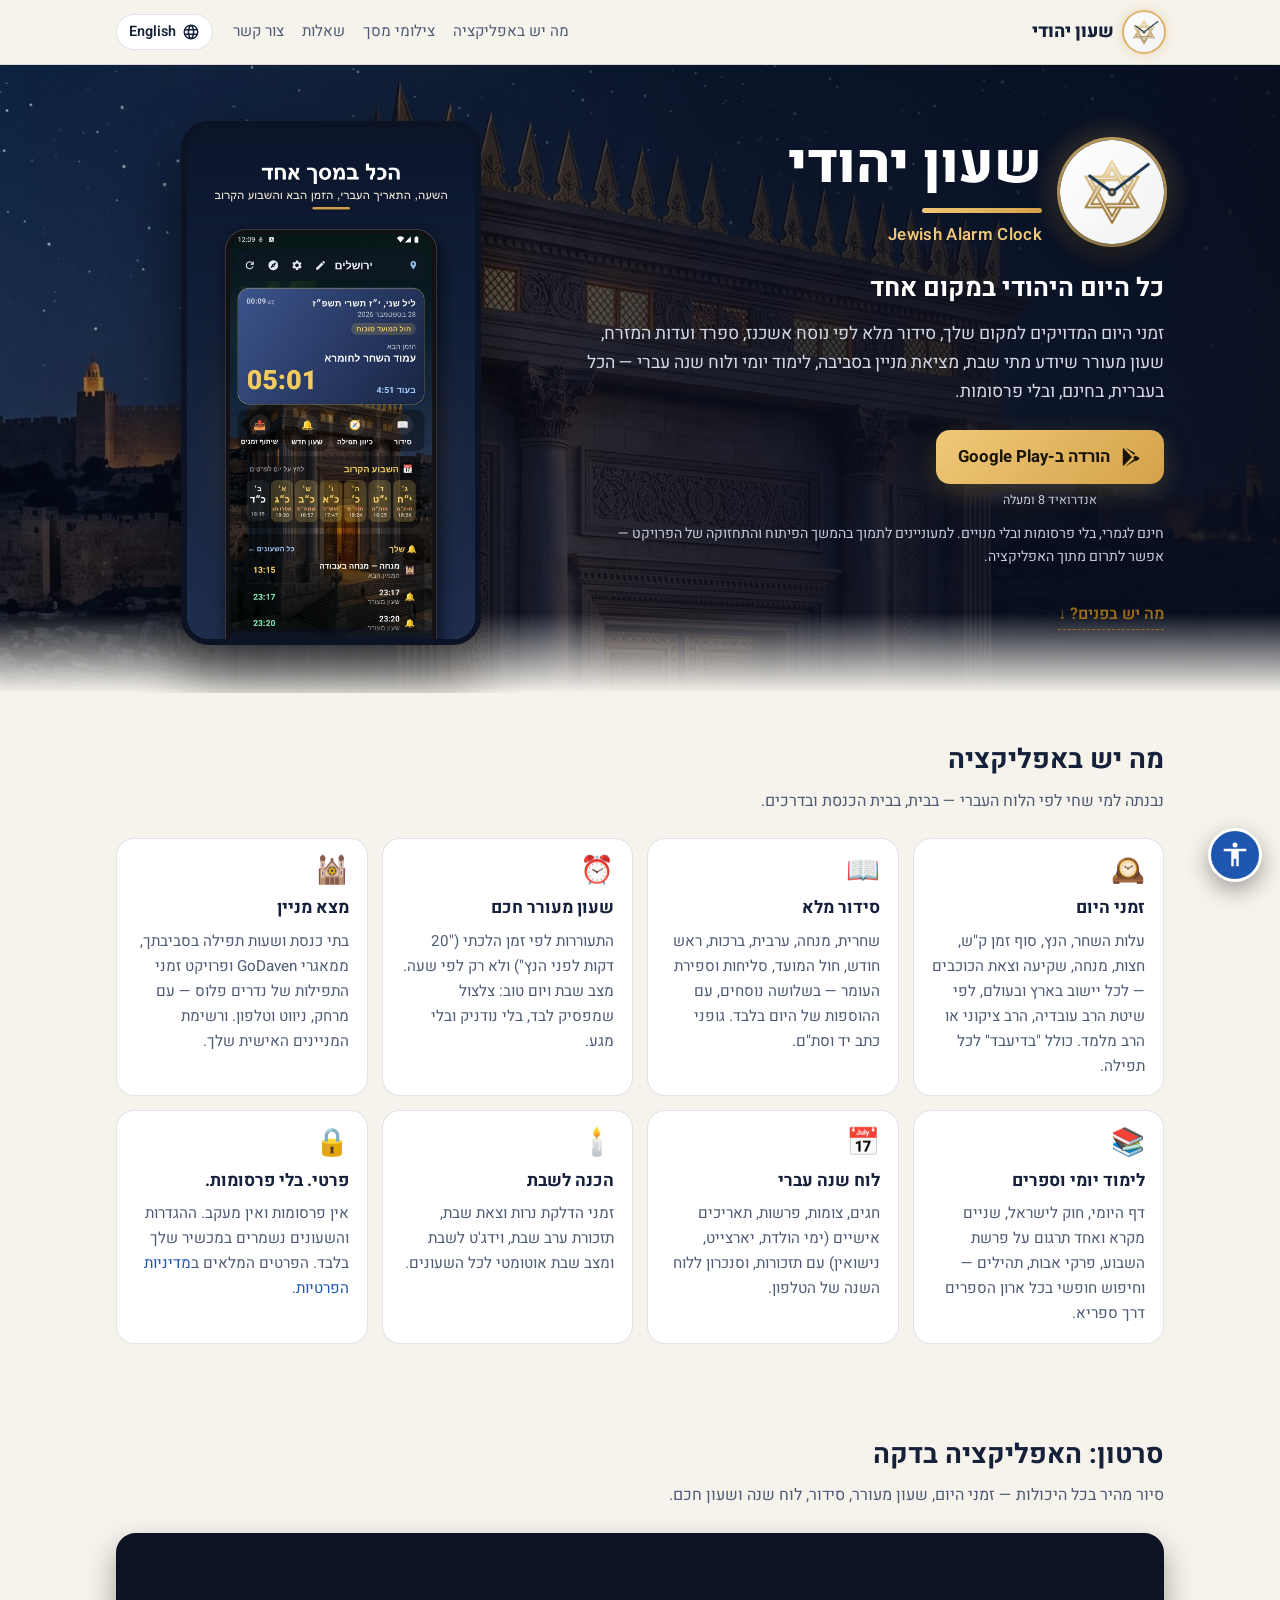
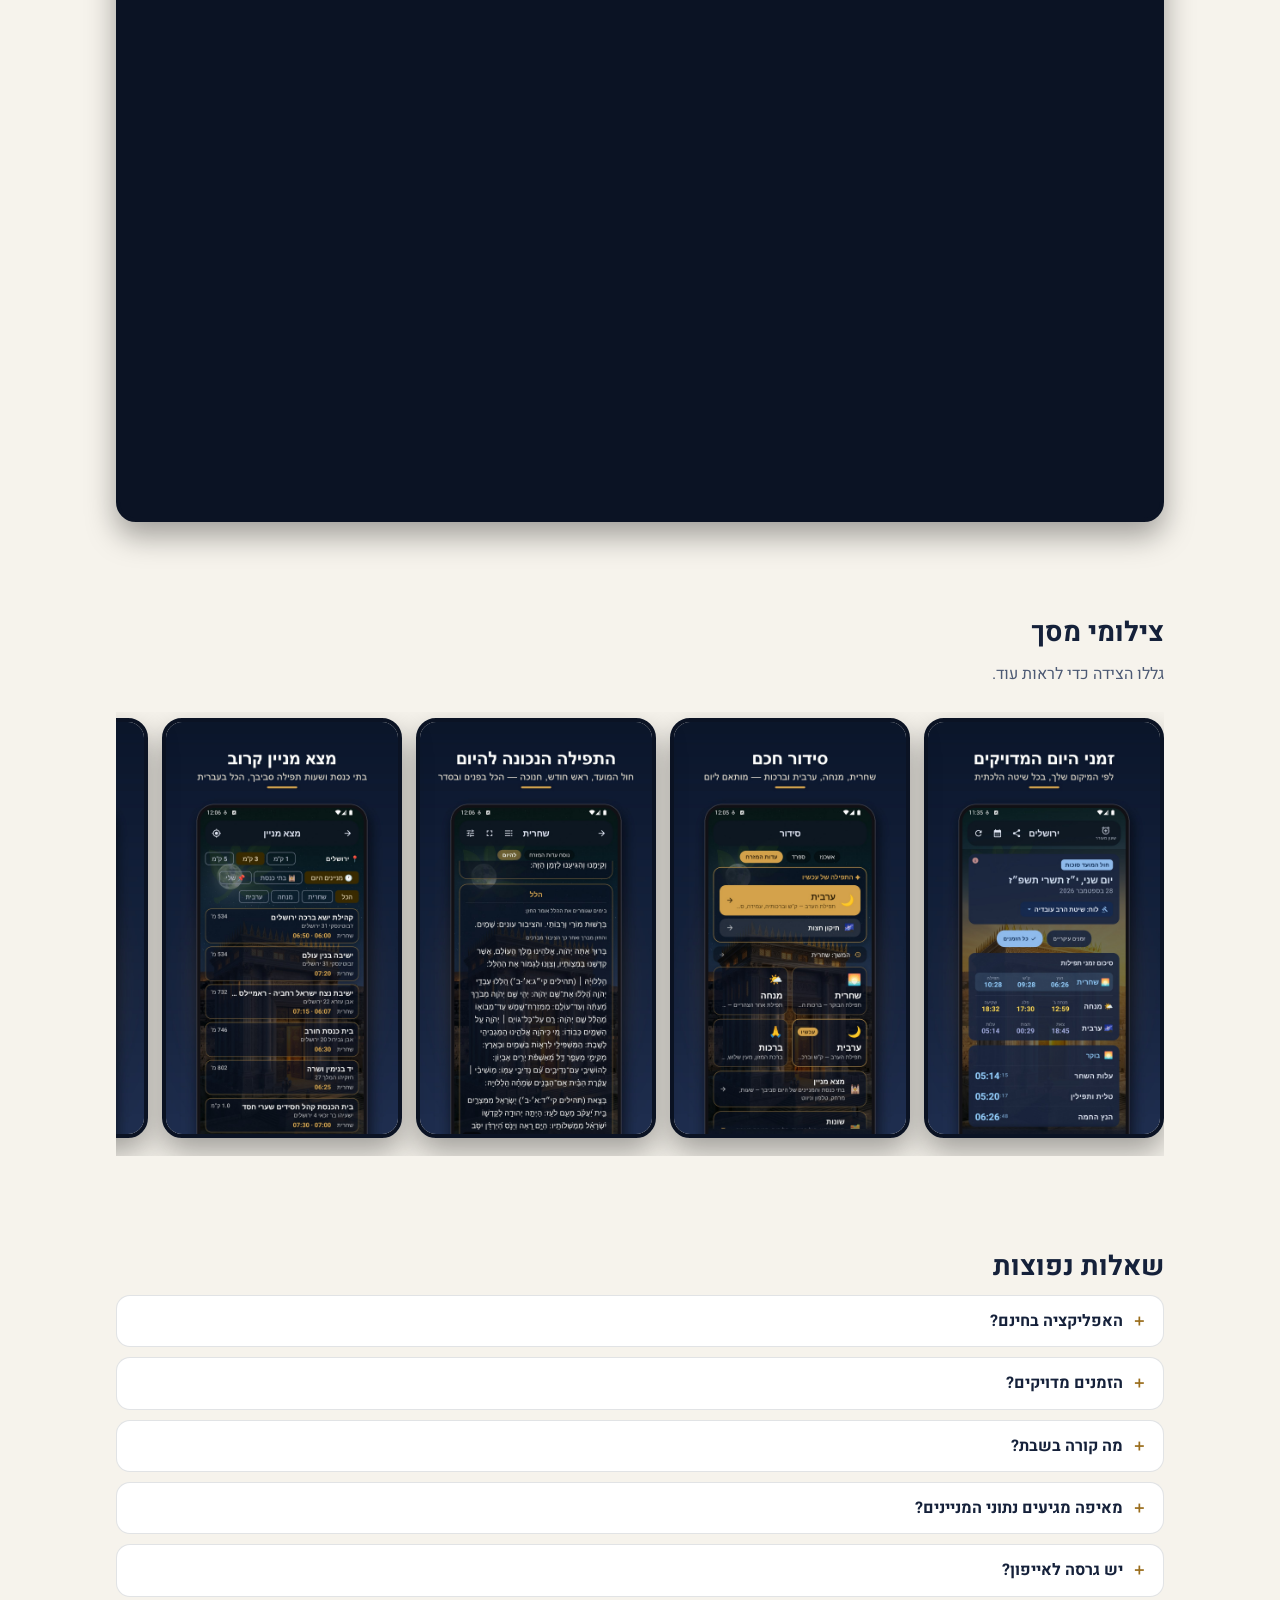
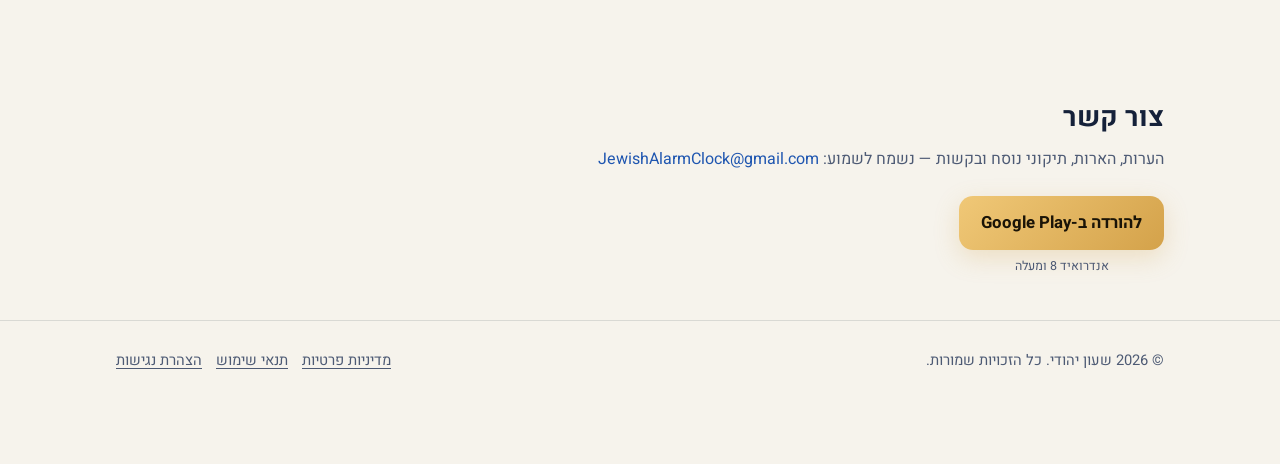
<file: index.html>
<!doctype html>
<html lang="he" dir="rtl">
<head>
  <meta charset="utf-8">
  <meta name="viewport" content="width=device-width, initial-scale=1">
  <title>שעון יהודי — זמנים, סידור, שעון מעורר ומצא מניין</title>
  <meta name="description" content="שעון יהודי לאנדרואיד: זמני היום לכל מקום, סידור מלא בשלושה נוסחים, שעון מעורר עם מצב שבת, מצא מניין, לימוד יומי ולוח שנה עברי — הכל בעברית ובחינם.">
  <link rel="alternate" hreflang="he" href="https://yudati.github.io/jewish-clock-site/">
  <link rel="alternate" hreflang="en" href="https://yudati.github.io/jewish-clock-site/en/">
  <link rel="alternate" hreflang="x-default" href="https://yudati.github.io/jewish-clock-site/">
  <meta property="og:title" content="שעון יהודי — זמנים, סידור, שעון מעורר ומצא מניין">
  <meta property="og:description" content="שעון יהודי לאנדרואיד: זמני היום לכל מקום, סידור מלא בשלושה נוסחים, שעון מעורר עם מצב שבת, מצא מניין, לימוד יומי ולוח שנה עברי — הכל בעברית ובחינם.">
  <meta property="og:image" content="https://yudati.github.io/jewish-clock-site/assets/feature.jpg">
  <meta property="og:type" content="website">
  <meta name="theme-color" content="#0f1a2e">
  <link rel="icon" href="assets/favicon.png">
  <link rel="apple-touch-icon" href="assets/logo-256.png">
  <link rel="preconnect" href="https://fonts.googleapis.com">
  <link href="https://fonts.googleapis.com/css2?family=Heebo:wght@400;500;600;700;800&display=swap" rel="stylesheet">
  <link rel="stylesheet" href="style.css?v=6">
</head>
<body>
<a class="skip" href="#main">דלג לתוכן</a>
<nav class="nav" aria-label="ניווט ראשי">
  <div class="wrap">
    <a class="brand" href="#"><img src="assets/logo-256.png" alt="" width="40" height="40">שעון יהודי</a>
    <div class="links"><a href="#features">מה יש באפליקציה</a><a href="#shots">צילומי מסך</a><a href="#faq">שאלות</a><a href="#contact">צור קשר</a></div>
    <div class="tools"><a class="chip-btn" href="en/index.html" hreflang="en" lang="en"><svg viewBox="0 0 24 24" aria-hidden="true"><path fill="currentColor" d="M12 2a10 10 0 1 0 0 20 10 10 0 0 0 0-20zm6.9 6h-2.9a15.7 15.7 0 0 0-1.4-3.6A8 8 0 0 1 18.9 8zM12 4c.8 1.2 1.5 2.5 1.9 4h-3.8c.4-1.5 1.1-2.8 1.9-4zM4.3 14a8.2 8.2 0 0 1 0-4h3.4a16.5 16.5 0 0 0 0 4H4.3zm.8 2h2.9c.3 1.3.8 2.5 1.4 3.6A8 8 0 0 1 5.1 16zM8 8H5.1a8 8 0 0 1 4.3-3.6C8.8 5.5 8.3 6.7 8 8zm4 12c-.8-1.2-1.5-2.5-1.9-4h3.8c-.4 1.5-1.1 2.8-1.9 4zm2.3-6H9.7a14.7 14.7 0 0 1 0-4h4.6a14.7 14.7 0 0 1 0 4zm.3 5.6c.6-1.1 1.1-2.3 1.4-3.6h2.9a8 8 0 0 1-4.3 3.6zm1.7-5.6a16.5 16.5 0 0 0 0-4h3.4a8.2 8.2 0 0 1 0 4h-3.4z"/></svg>English</a></div>
  </div>
</nav>
<header class="hero">
  <div class="wrap">
    <div>
      <div class="brandblock">
        <div class="logo-glow"><img src="assets/logo-256.png" alt="" width="104" height="104"></div>
        <div class="brandtext">
          <h1>שעון יהודי</h1>
          <div class="goldbar" aria-hidden="true"></div>
          <div class="latin" lang="en">Jewish Alarm Clock</div>
        </div>
      </div>
      <p class="tagline">כל היום היהודי במקום אחד</p>
      <p class="lead">זמני היום המדויקים למקום שלך, סידור מלא לפי נוסח אשכנז, ספרד ועדות המזרח, שעון מעורר שיודע מתי שבת, מציאת מניין בסביבה, לימוד יומי ולוח שנה עברי — הכל בעברית, בחינם, ובלי פרסומות.</p>
      <div class="cta">
        <div class="dl">
          <a class="btn" href="https://play.google.com/store/apps/details?id=com.jewishalarmclock.app" rel="noopener"><svg viewBox="0 0 24 24" aria-hidden="true"><path fill="currentColor" d="M3.6 2.3 13 12l-9.4 9.7c-.4-.3-.6-.8-.6-1.4V3.7c0-.6.2-1.1.6-1.4zm11.9 7.6L5.6 1.6l11 6.3-1.1 2zm0 4.2 1.1 2-11 6.3 9.9-8.3zm1.6-3.5 3.3 1.9c1 .6 1 1.6 0 2.2l-3.3 1.9L14.4 12l2.7-1.4z"/></svg>הורדה ב-Google Play</a>
          <span class="req">אנדרואיד 8 ומעלה</span>
        </div>
      </div>
      <p class="note">חינם לגמרי, בלי פרסומות ובלי מנויים. למעוניינים לתמוך בהמשך הפיתוח והתחזוקה של הפרויקט — אפשר לתרום מתוך האפליקציה.</p>
      <a class="morelink" href="#features">מה יש בפנים? ↓</a>
    </div>
    <img class="shot zoom" src="assets/01_s_home.jpg?v=2" alt="מסך הבית של האפליקציה: תאריך עברי, זמני היום הקרובים וקיצורי דרך" width="1080" height="1920">
  </div>
</header>
<main id="main">
<section id="features">
  <div class="wrap">
    <h2>מה יש באפליקציה</h2>
    <p class="sub">נבנתה למי שחי לפי הלוח העברי — בבית, בבית הכנסת ובדרכים.</p>
    <div class="grid">
      <div class="card"><div class="ic">🕰️</div><h3>זמני היום</h3><p>עלות השחר, הנץ, סוף זמן ק"ש, חצות, מנחה, שקיעה וצאת הכוכבים — לכל יישוב בארץ ובעולם, לפי שיטת הרב עובדיה, הרב ציקוני או הרב מלמד. כולל "בדיעבד" לכל תפילה.</p></div>
      <div class="card"><div class="ic">📖</div><h3>סידור מלא</h3><p>שחרית, מנחה, ערבית, ברכות, ראש חודש, חול המועד, סליחות וספירת העומר — בשלושה נוסחים, עם ההוספות של היום בלבד. גופני כתב יד וסת"ם.</p></div>
      <div class="card"><div class="ic">⏰</div><h3>שעון מעורר חכם</h3><p>התעוררות לפי זמן הלכתי ("20 דקות לפני הנץ") ולא רק לפי שעה. מצב שבת ויום טוב: צלצול שמפסיק לבד, בלי נודניק ובלי מגע.</p></div>
      <div class="card"><div class="ic">🕍</div><h3>מצא מניין</h3><p>בתי כנסת ושעות תפילה בסביבתך, ממאגרי GoDaven ופרויקט זמני התפילות של נדרים פלוס — עם מרחק, ניווט וטלפון. ורשימת המניינים האישית שלך.</p></div>
      <div class="card"><div class="ic">📚</div><h3>לימוד יומי וספרים</h3><p>דף היומי, חוק לישראל, שניים מקרא ואחד תרגום על פרשת השבוע, פרקי אבות, תהילים — וחיפוש חופשי בכל ארון הספרים דרך ספריא.</p></div>
      <div class="card"><div class="ic">📅</div><h3>לוח שנה עברי</h3><p>חגים, צומות, פרשות, תאריכים אישיים (ימי הולדת, יארצייט, נישואין) עם תזכורות, וסנכרון ללוח השנה של הטלפון.</p></div>
      <div class="card"><div class="ic">🕯️</div><h3>הכנה לשבת</h3><p>זמני הדלקת נרות וצאת שבת, תזכורת ערב שבת, וידג'ט לשבת ומצב שבת אוטומטי לכל השעונים.</p></div>
      <div class="card"><div class="ic">🔒</div><h3>פרטי. בלי פרסומות.</h3><p>אין פרסומות ואין מעקב. ההגדרות והשעונים נשמרים במכשיר שלך בלבד. הפרטים המלאים ב<a href="privacy.html">מדיניות הפרטיות</a>.</p></div>
    </div>
  </div>
</section>

<section id="video">
  <div class="wrap">
    <h2>סרטון: האפליקציה בדקה</h2>
    <p class="sub">סיור מהיר בכל היכולות — זמני היום, שעון מעורר, סידור, לוח שנה ושעון חכם.</p>
    <div class="video">
      <iframe src="https://www.youtube-nocookie.com/embed/9SpjbKJ_lQs?rel=0" title="סרטון הדרכה – שעון יהודי" loading="lazy"
        allow="accelerometer; encrypted-media; gyroscope; picture-in-picture; web-share" allowfullscreen
        referrerpolicy="strict-origin-when-cross-origin"></iframe>
    </div>
  </div>
</section>

<section id="shots">
  <div class="wrap">
    <h2>צילומי מסך</h2>
    <p class="sub">גללו הצידה כדי לראות עוד.</p>
    <div class="shots">
      <img class="zoom" src="assets/02_s_zmanim.jpg?v=2" alt="מסך זמני היום עם סיכום זמני התפילות" loading="lazy" width="1080" height="1920">
      <img class="zoom" src="assets/03_s_siddur.jpg?v=2" alt="תפריט הסידור" loading="lazy" width="1080" height="1920">
      <img class="zoom" src="assets/04_s_reader.jpg?v=2" alt="דף תפילה בסידור" loading="lazy" width="1080" height="1920">
      <img class="zoom" src="assets/05_s_minyan.jpg?v=2" alt="מסך מצא מניין עם בתי כנסת קרובים" loading="lazy" width="1080" height="1920">
      <img class="zoom" src="assets/06_s_books.jpg?v=2" alt="מסך הספרים והלימוד היומי" loading="lazy" width="1080" height="1920">
      <img class="zoom" src="assets/07_s_alarms.jpg?v=2" alt="רשימת השעונים המעוררים" loading="lazy" width="1080" height="1920">
      <img class="zoom" src="assets/08_s_calendar.jpg?v=2" alt="לוח השנה העברי" loading="lazy" width="1080" height="1920">
    </div>
  </div>
</section>

<section id="faq">
  <div class="wrap">
    <h2>שאלות נפוצות</h2>
    <details><summary>האפליקציה בחינם?</summary><p>כן, לגמרי. כל התכונות פתוחות לכולם, אין פרסומות ואין מנוי. מי שרוצה לתמוך בפיתוח יכול לתרום סכום חד-פעמי (₪18 עד ₪100) דרך Google Play מתוך הגדרות › תרומה. התרומה לא פותחת שום תכונה — היא פשוט תודה.</p></details>
    <details><summary>הזמנים מדויקים?</summary><p>הזמנים מחושבים אסטרונומית לפי המיקום שבחרת ולפי שיטת החישוב שבחרת, לחומרא. הם כלי עזר ואינם פסק הלכה — במקרה של ספק יש להשוות ללוח שנה מודפס ולשאול רב.</p></details>
    <details><summary>מה קורה בשבת?</summary><p>במצב שבת, שעון שהוגדר לשבת או יום טוב מצלצל ונפסק לבד אחרי זמן קצוב, בלי נודניק, כך שאין צורך לגעת בטלפון. השעונים הרגילים מושתקים אוטומטית מזמן הדלקת הנרות עד צאת השבת.</p></details>
    <details><summary>מאיפה מגיעים נתוני המניינים?</summary><p>ממאגר GoDaven ומפרויקט זמני התפילות הארצי של נדרים פלוס, וכן ממפות OpenStreetMap. הנתונים נמסרים על ידי הקהילות עצמן ועלולים להשתנות — כדאי לאמת לפני שיוצאים.</p></details>
    <details><summary>יש גרסה לאייפון?</summary><p>כרגע האפליקציה זמינה לאנדרואיד בלבד.</p></details>
  </div>
</section>

<section id="contact">
  <div class="wrap">
    <h2>צור קשר</h2>
    <p class="sub">הערות, הארות, תיקוני נוסח ובקשות — נשמח לשמוע: <a href="mailto:JewishAlarmClock@gmail.com">JewishAlarmClock@gmail.com</a></p>
    <div class="dl">
      <a class="btn" href="https://play.google.com/store/apps/details?id=com.jewishalarmclock.app" rel="noopener">להורדה ב-Google Play</a>
      <span class="req">אנדרואיד 8 ומעלה</span>
    </div>
  </div>
</section>
</main>
<footer>
  <div class="wrap">
    <span>© <span id="y">2026</span> שעון יהודי. כל הזכויות שמורות.</span>
    <nav class="legal" aria-label="מסמכים משפטיים"><a href="privacy.html">מדיניות פרטיות</a><a href="terms.html">תנאי שימוש</a><a href="accessibility.html">הצהרת נגישות</a></nav>
  </div>
</footer>
<script src="site.js?v=6" defer></script>
</body>
</html>
</file>
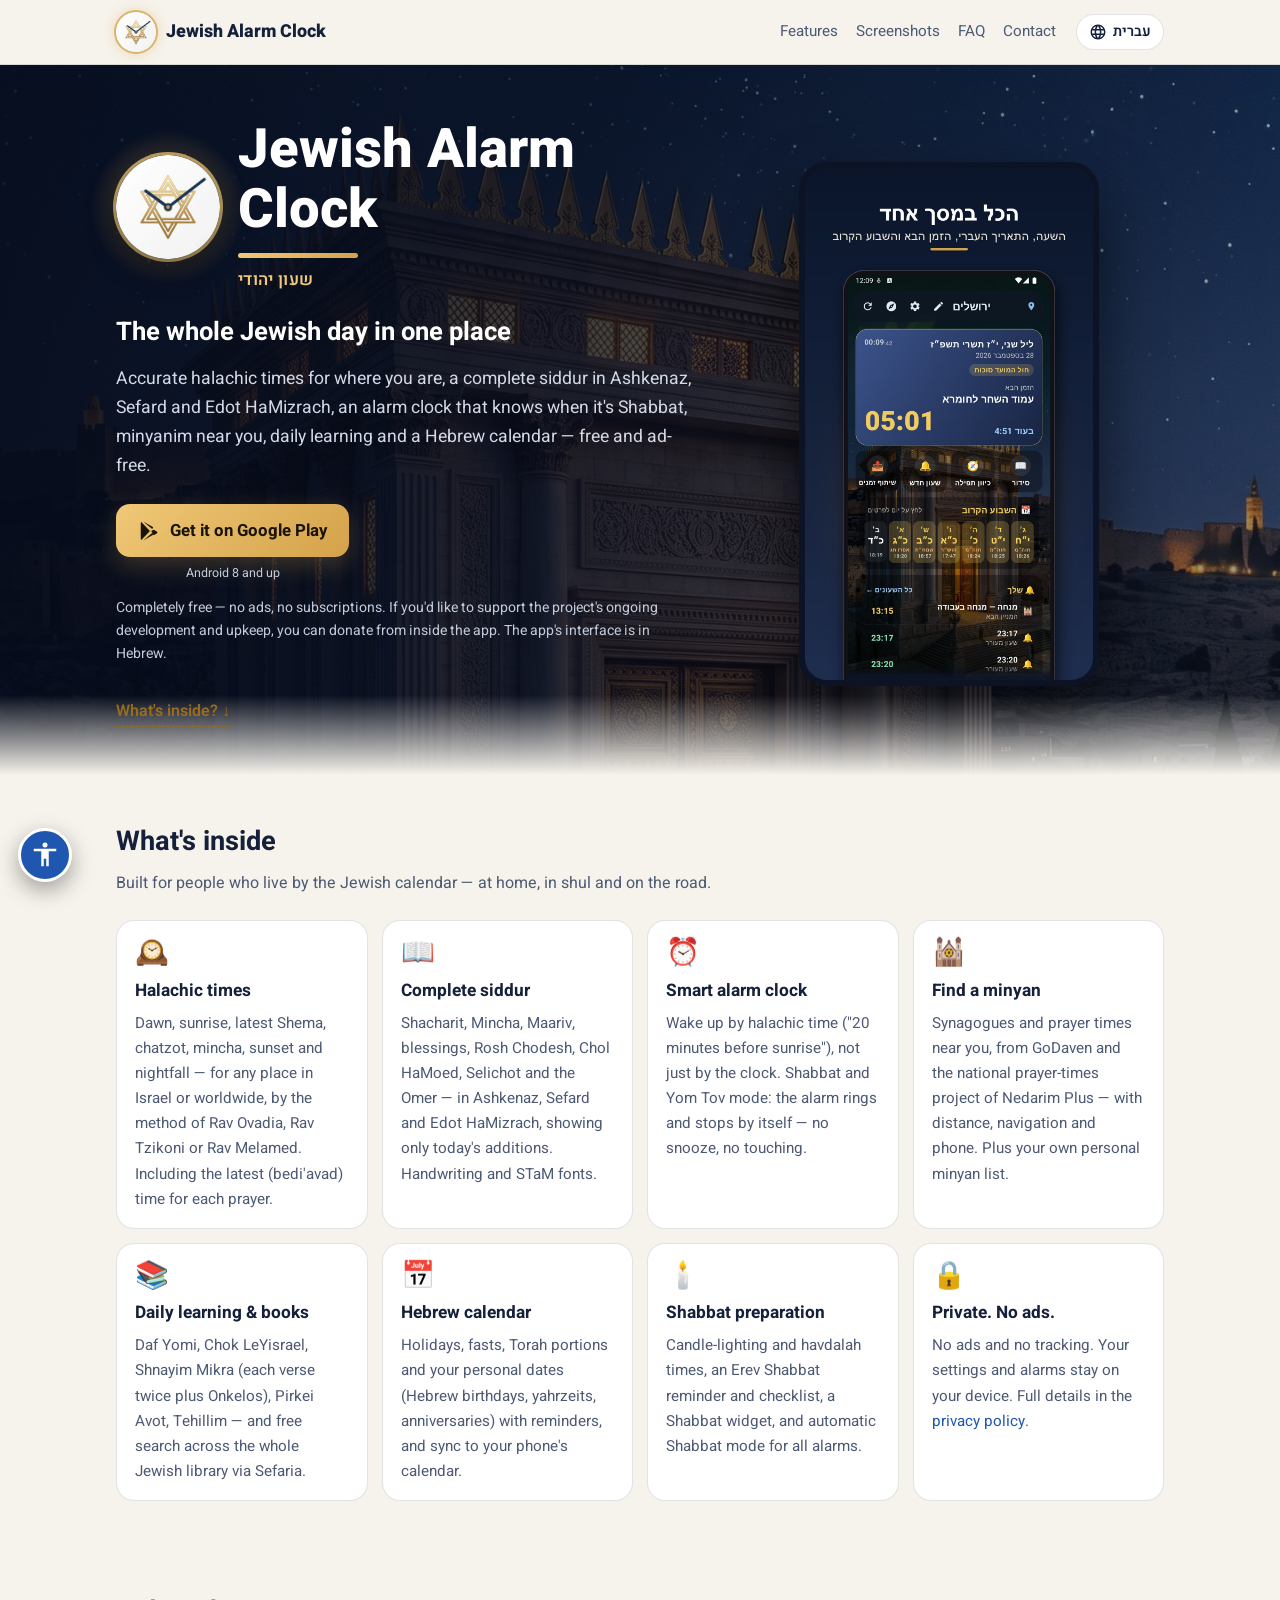
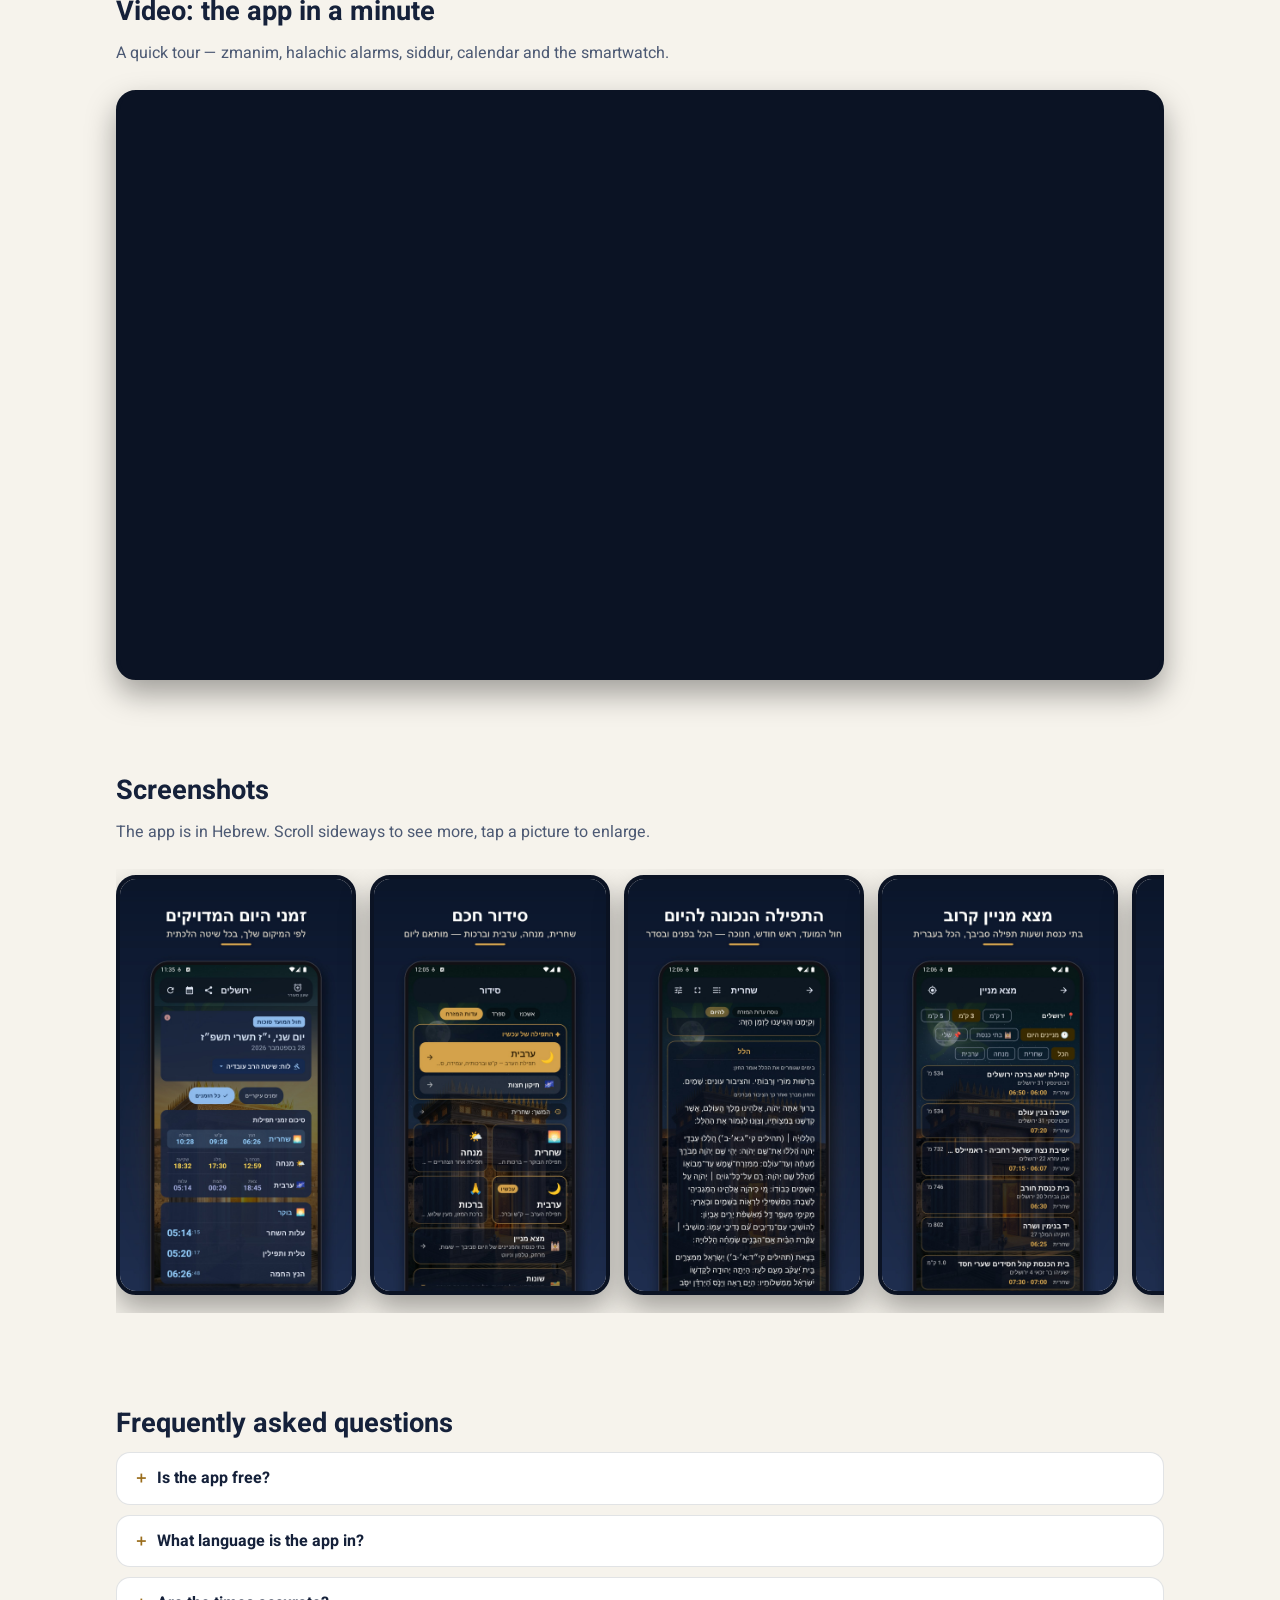
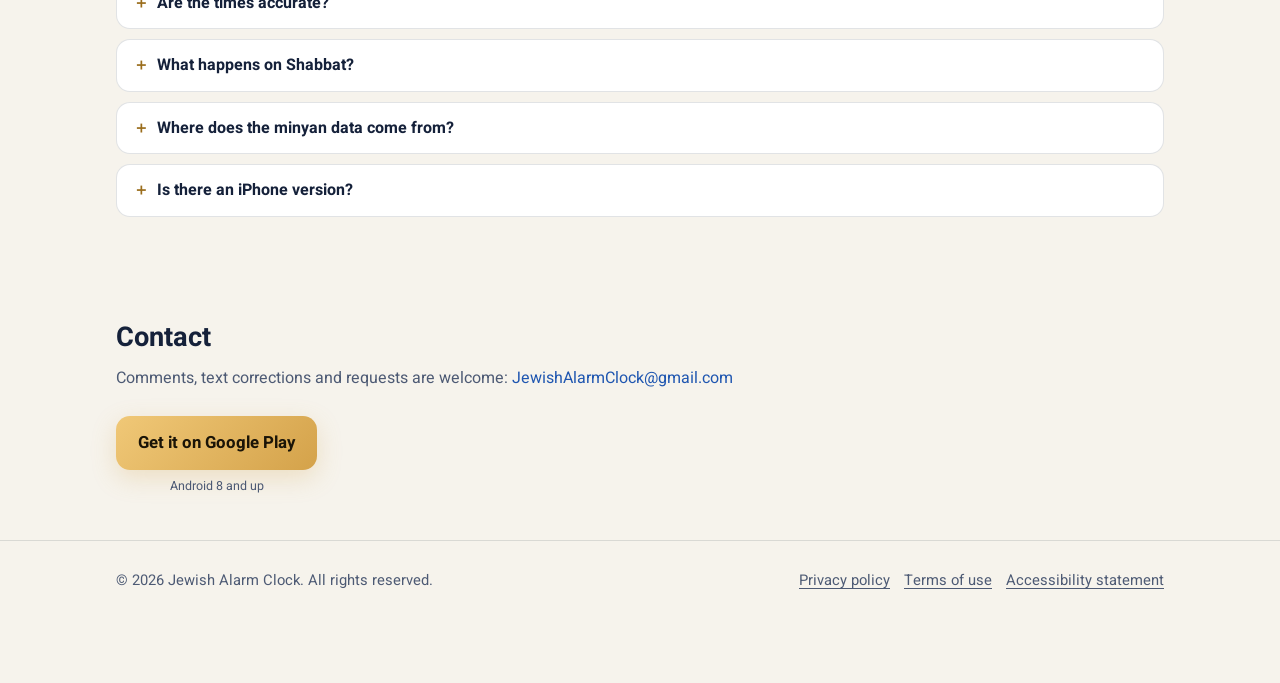
<file: en/index.html>
<!doctype html>
<html lang="en" dir="ltr">
<head>
  <meta charset="utf-8">
  <meta name="viewport" content="width=device-width, initial-scale=1">
  <title>Jewish Alarm Clock — halachic times, siddur, alarm clock and minyan finder</title>
  <meta name="description" content="Jewish Alarm Clock for Android: halachic times for any location, a complete siddur in three versions, an alarm clock with Shabbat mode, a minyan finder, daily learning and a Hebrew calendar — free.">
  <link rel="alternate" hreflang="he" href="https://yudati.github.io/jewish-clock-site/">
  <link rel="alternate" hreflang="en" href="https://yudati.github.io/jewish-clock-site/en/">
  <link rel="alternate" hreflang="x-default" href="https://yudati.github.io/jewish-clock-site/">
  <meta property="og:title" content="Jewish Alarm Clock — halachic times, siddur, alarm clock and minyan finder">
  <meta property="og:description" content="Jewish Alarm Clock for Android: halachic times for any location, a complete siddur in three versions, an alarm clock with Shabbat mode, a minyan finder, daily learning and a Hebrew calendar — free.">
  <meta property="og:image" content="https://yudati.github.io/jewish-clock-site/assets/feature.jpg">
  <meta property="og:type" content="website">
  <meta name="theme-color" content="#0f1a2e">
  <link rel="icon" href="../assets/favicon.png">
  <link rel="apple-touch-icon" href="../assets/logo-256.png">
  <link rel="preconnect" href="https://fonts.googleapis.com">
  <link href="https://fonts.googleapis.com/css2?family=Heebo:wght@400;500;600;700;800&display=swap" rel="stylesheet">
  <link rel="stylesheet" href="../style.css?v=6">
</head>
<body>
<a class="skip" href="#main">Skip to content</a>
<nav class="nav" aria-label="Main navigation">
  <div class="wrap">
    <a class="brand" href="#"><img src="../assets/logo-256.png" alt="" width="40" height="40">Jewish Alarm Clock</a>
    <div class="links"><a href="#features">Features</a><a href="#shots">Screenshots</a><a href="#faq">FAQ</a><a href="#contact">Contact</a></div>
    <div class="tools"><a class="chip-btn" href="../index.html" hreflang="he" lang="he"><svg viewBox="0 0 24 24" aria-hidden="true"><path fill="currentColor" d="M12 2a10 10 0 1 0 0 20 10 10 0 0 0 0-20zm6.9 6h-2.9a15.7 15.7 0 0 0-1.4-3.6A8 8 0 0 1 18.9 8zM12 4c.8 1.2 1.5 2.5 1.9 4h-3.8c.4-1.5 1.1-2.8 1.9-4zM4.3 14a8.2 8.2 0 0 1 0-4h3.4a16.5 16.5 0 0 0 0 4H4.3zm.8 2h2.9c.3 1.3.8 2.5 1.4 3.6A8 8 0 0 1 5.1 16zM8 8H5.1a8 8 0 0 1 4.3-3.6C8.8 5.5 8.3 6.7 8 8zm4 12c-.8-1.2-1.5-2.5-1.9-4h3.8c-.4 1.5-1.1 2.8-1.9 4zm2.3-6H9.7a14.7 14.7 0 0 1 0-4h4.6a14.7 14.7 0 0 1 0 4zm.3 5.6c.6-1.1 1.1-2.3 1.4-3.6h2.9a8 8 0 0 1-4.3 3.6zm1.7-5.6a16.5 16.5 0 0 0 0-4h3.4a8.2 8.2 0 0 1 0 4h-3.4z"/></svg>עברית</a></div>
  </div>
</nav>
<header class="hero">
  <div class="wrap">
    <div>
      <div class="brandblock">
        <div class="logo-glow"><img src="../assets/logo-256.png" alt="" width="104" height="104"></div>
        <div class="brandtext">
          <h1>Jewish Alarm Clock</h1>
          <div class="goldbar" aria-hidden="true"></div>
          <div class="latin" lang="he">שעון יהודי</div>
        </div>
      </div>
      <p class="tagline">The whole Jewish day in one place</p>
      <p class="lead">Accurate halachic times for where you are, a complete siddur in Ashkenaz, Sefard and Edot HaMizrach, an alarm clock that knows when it's Shabbat, minyanim near you, daily learning and a Hebrew calendar — free and ad-free.</p>
      <div class="cta">
        <div class="dl">
          <a class="btn" href="https://play.google.com/store/apps/details?id=com.jewishalarmclock.app" rel="noopener"><svg viewBox="0 0 24 24" aria-hidden="true"><path fill="currentColor" d="M3.6 2.3 13 12l-9.4 9.7c-.4-.3-.6-.8-.6-1.4V3.7c0-.6.2-1.1.6-1.4zm11.9 7.6L5.6 1.6l11 6.3-1.1 2zm0 4.2 1.1 2-11 6.3 9.9-8.3zm1.6-3.5 3.3 1.9c1 .6 1 1.6 0 2.2l-3.3 1.9L14.4 12l2.7-1.4z"/></svg>Get it on Google Play</a>
          <span class="req">Android 8 and up</span>
        </div>
      </div>
      <p class="note">Completely free — no ads, no subscriptions. If you'd like to support the project's ongoing development and upkeep, you can donate from inside the app. The app's interface is in Hebrew.</p>
      <a class="morelink" href="#features">What's inside? ↓</a>
    </div>
    <img class="shot zoom" src="../assets/01_s_home.jpg?v=2" alt="The app's home screen: Hebrew date, upcoming times and shortcuts" width="1080" height="1920">
  </div>
</header>
<main id="main">
<section id="features">
  <div class="wrap">
    <h2>What's inside</h2>
    <p class="sub">Built for people who live by the Jewish calendar — at home, in shul and on the road.</p>
    <div class="grid">
      <div class="card"><div class="ic">🕰️</div><h3>Halachic times</h3><p>Dawn, sunrise, latest Shema, chatzot, mincha, sunset and nightfall — for any place in Israel or worldwide, by the method of Rav Ovadia, Rav Tzikoni or Rav Melamed. Including the latest (bedi'avad) time for each prayer.</p></div>
      <div class="card"><div class="ic">📖</div><h3>Complete siddur</h3><p>Shacharit, Mincha, Maariv, blessings, Rosh Chodesh, Chol HaMoed, Selichot and the Omer — in Ashkenaz, Sefard and Edot HaMizrach, showing only today's additions. Handwriting and STaM fonts.</p></div>
      <div class="card"><div class="ic">⏰</div><h3>Smart alarm clock</h3><p>Wake up by halachic time ("20 minutes before sunrise"), not just by the clock. Shabbat and Yom Tov mode: the alarm rings and stops by itself — no snooze, no touching.</p></div>
      <div class="card"><div class="ic">🕍</div><h3>Find a minyan</h3><p>Synagogues and prayer times near you, from GoDaven and the national prayer-times project of Nedarim Plus — with distance, navigation and phone. Plus your own personal minyan list.</p></div>
      <div class="card"><div class="ic">📚</div><h3>Daily learning &amp; books</h3><p>Daf Yomi, Chok LeYisrael, Shnayim Mikra (each verse twice plus Onkelos), Pirkei Avot, Tehillim — and free search across the whole Jewish library via Sefaria.</p></div>
      <div class="card"><div class="ic">📅</div><h3>Hebrew calendar</h3><p>Holidays, fasts, Torah portions and your personal dates (Hebrew birthdays, yahrzeits, anniversaries) with reminders, and sync to your phone's calendar.</p></div>
      <div class="card"><div class="ic">🕯️</div><h3>Shabbat preparation</h3><p>Candle-lighting and havdalah times, an Erev Shabbat reminder and checklist, a Shabbat widget, and automatic Shabbat mode for all alarms.</p></div>
      <div class="card"><div class="ic">🔒</div><h3>Private. No ads.</h3><p>No ads and no tracking. Your settings and alarms stay on your device. Full details in the <a href="privacy.html">privacy policy</a>.</p></div>
    </div>
  </div>
</section>

<section id="video">
  <div class="wrap">
    <h2>Video: the app in a minute</h2>
    <p class="sub">A quick tour — zmanim, halachic alarms, siddur, calendar and the smartwatch.</p>
    <div class="video">
      <iframe src="https://www.youtube-nocookie.com/embed/9SpjbKJ_lQs?rel=0" title="Jewish Alarm Clock – video tour" loading="lazy"
        allow="accelerometer; encrypted-media; gyroscope; picture-in-picture; web-share" allowfullscreen
        referrerpolicy="strict-origin-when-cross-origin"></iframe>
    </div>
  </div>
</section>

<section id="shots">
  <div class="wrap">
    <h2>Screenshots</h2>
    <p class="sub">The app is in Hebrew. Scroll sideways to see more, tap a picture to enlarge.</p>
    <div class="shots">
      <img class="zoom" src="../assets/02_s_zmanim.jpg?v=2" alt="Halachic times screen with the prayer-times summary" loading="lazy" width="1080" height="1920">
      <img class="zoom" src="../assets/03_s_siddur.jpg?v=2" alt="Siddur menu" loading="lazy" width="1080" height="1920">
      <img class="zoom" src="../assets/04_s_reader.jpg?v=2" alt="A prayer page in the siddur" loading="lazy" width="1080" height="1920">
      <img class="zoom" src="../assets/05_s_minyan.jpg?v=2" alt="Find a minyan screen with nearby synagogues" loading="lazy" width="1080" height="1920">
      <img class="zoom" src="../assets/06_s_books.jpg?v=2" alt="Books and daily learning screen" loading="lazy" width="1080" height="1920">
      <img class="zoom" src="../assets/07_s_alarms.jpg?v=2" alt="Alarm list" loading="lazy" width="1080" height="1920">
      <img class="zoom" src="../assets/08_s_calendar.jpg?v=2" alt="Hebrew calendar" loading="lazy" width="1080" height="1920">
    </div>
  </div>
</section>

<section id="faq">
  <div class="wrap">
    <h2>Frequently asked questions</h2>
    <details><summary>Is the app free?</summary><p>Yes, completely. Every feature is open to everyone, with no ads and no subscription. If you'd like to support development, you can make a one-time donation (₪18 to ₪100) through Google Play from Settings › Donate. A donation doesn't unlock anything — it's simply a thank-you.</p></details>
    <details><summary>What language is the app in?</summary><p>The app's interface is in Hebrew, and the siddur and texts are in Hebrew and Aramaic. It works for any location in the world, including the diaspora (second day of Yom Tov, diaspora Torah readings).</p></details>
    <details><summary>Are the times accurate?</summary><p>Times are calculated astronomically for the location and method you chose, on the stringent side. They are a helpful tool, not a halachic ruling — when in doubt, compare with a printed calendar and ask a rabbi.</p></details>
    <details><summary>What happens on Shabbat?</summary><p>In Shabbat mode, an alarm set for Shabbat or Yom Tov rings and stops by itself after a set time, with no snooze, so you never need to touch the phone. Regular alarms are silenced automatically from candle lighting until Shabbat ends.</p></details>
    <details><summary>Where does the minyan data come from?</summary><p>From GoDaven and the national prayer-times project of Nedarim Plus, and from OpenStreetMap. The data is provided by the communities themselves and may change — it's worth checking before you go.</p></details>
    <details><summary>Is there an iPhone version?</summary><p>For now the app is available for Android only.</p></details>
  </div>
</section>

<section id="contact">
  <div class="wrap">
    <h2>Contact</h2>
    <p class="sub">Comments, text corrections and requests are welcome: <a href="mailto:JewishAlarmClock@gmail.com">JewishAlarmClock@gmail.com</a></p>
    <div class="dl">
      <a class="btn" href="https://play.google.com/store/apps/details?id=com.jewishalarmclock.app" rel="noopener">Get it on Google Play</a>
      <span class="req">Android 8 and up</span>
    </div>
  </div>
</section>
</main>
<footer>
  <div class="wrap">
    <span>© <span id="y">2026</span> Jewish Alarm Clock. All rights reserved.</span>
    <nav class="legal" aria-label="Legal documents"><a href="privacy.html">Privacy policy</a><a href="terms.html">Terms of use</a><a href="accessibility.html">Accessibility statement</a></nav>
  </div>
</footer>
<script src="../site.js?v=6" defer></script>
</body>
</html>
</file>
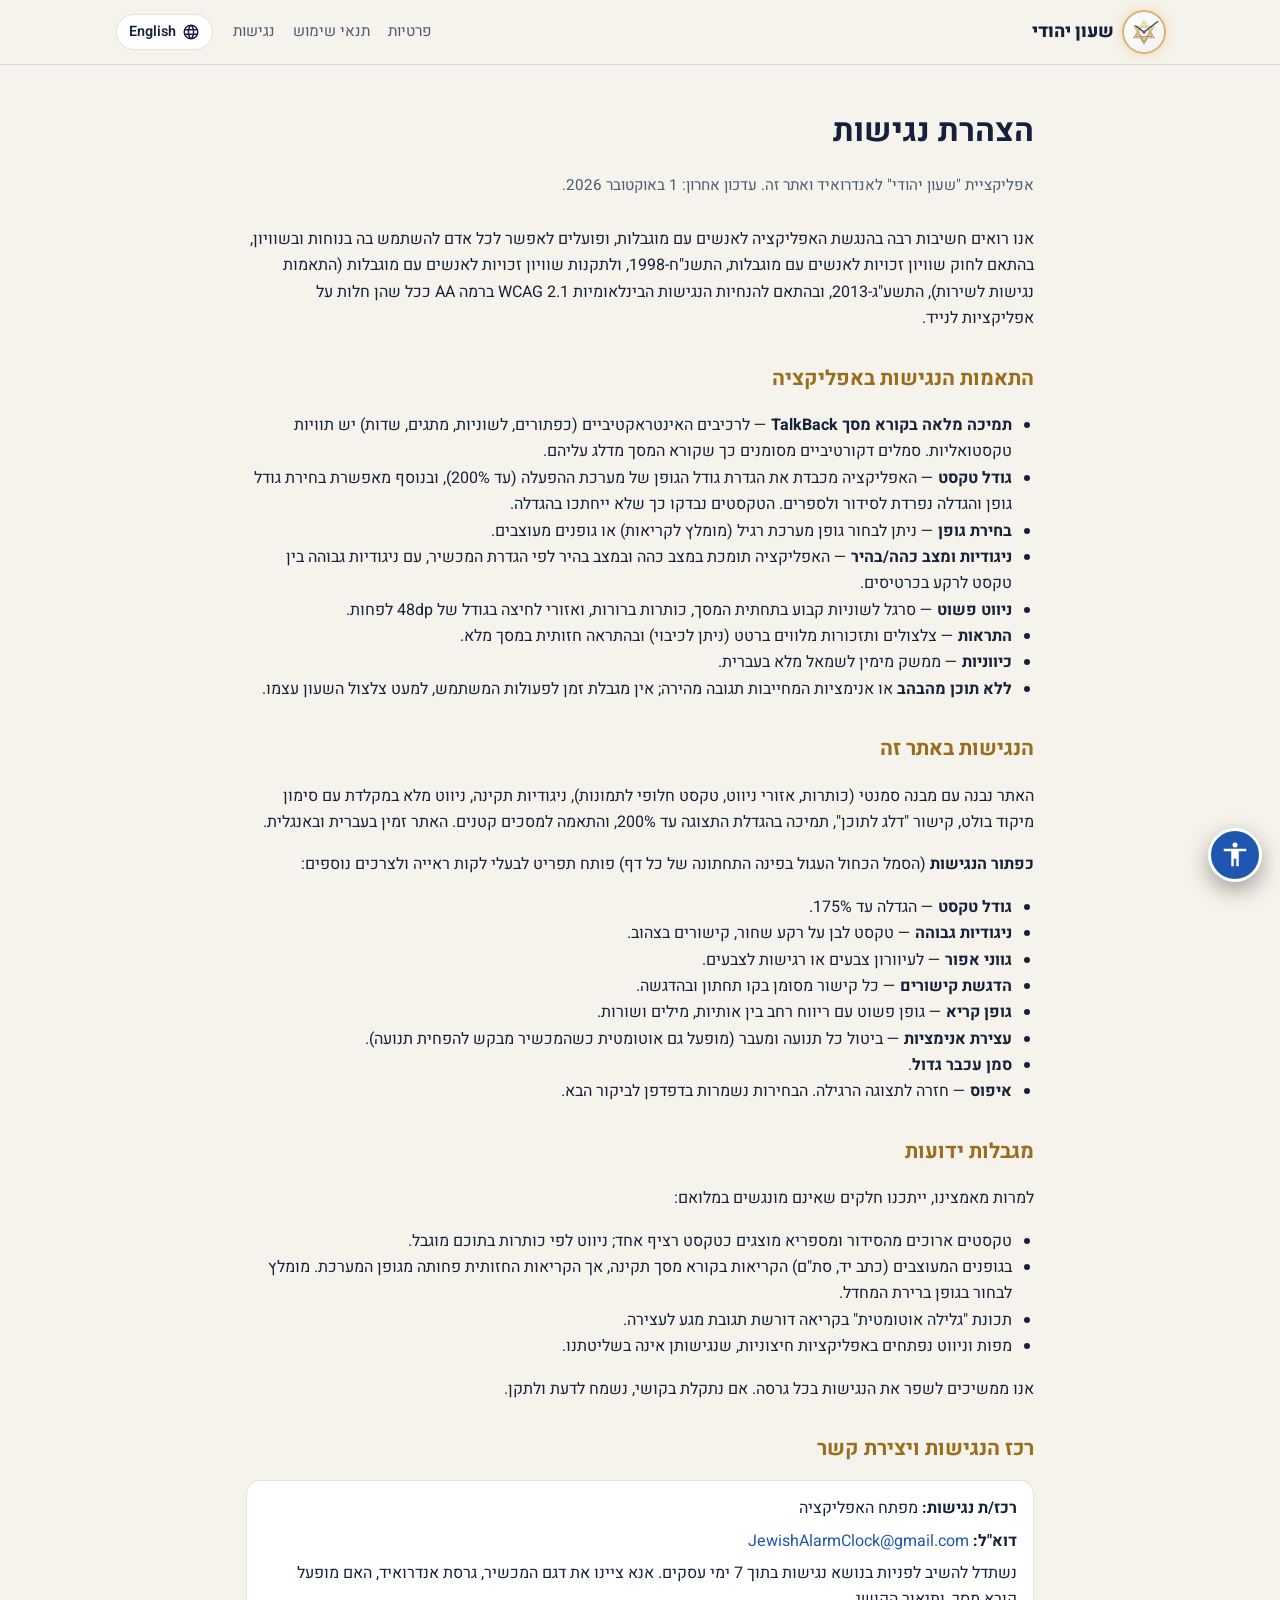
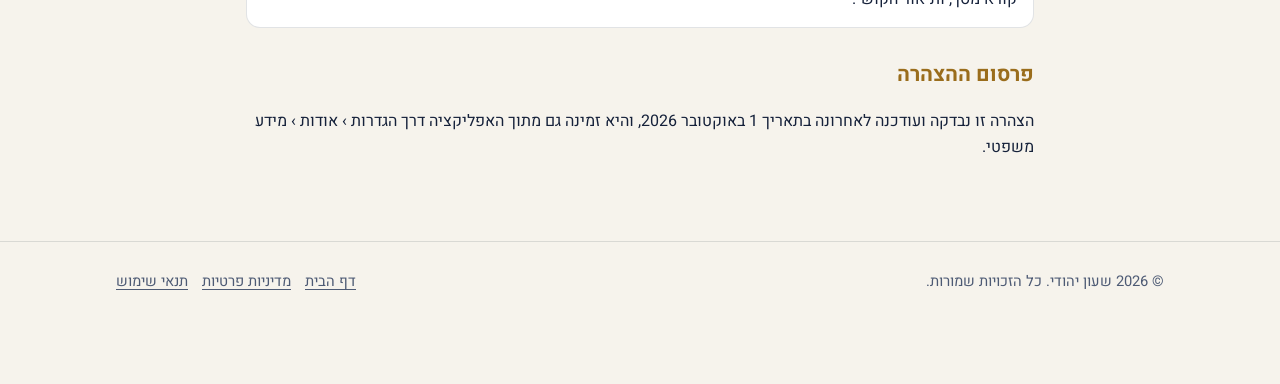
<file: accessibility.html>
<!doctype html>
<html lang="he" dir="rtl">
<head>
  <meta charset="utf-8">
  <meta name="viewport" content="width=device-width, initial-scale=1">
  <title>הצהרת נגישות — שעון יהודי</title>
  <meta name="description" content="הצהרת הנגישות של אפליקציית שעון יהודי לאנדרואיד ושל אתר זה.">
  <link rel="alternate" hreflang="he" href="https://yudati.github.io/jewish-clock-site/accessibility.html">
  <link rel="alternate" hreflang="en" href="https://yudati.github.io/jewish-clock-site/en/accessibility.html">
  <link rel="alternate" hreflang="x-default" href="https://yudati.github.io/jewish-clock-site/accessibility.html">
  <meta name="theme-color" content="#0f1a2e">
  <link rel="icon" href="assets/favicon.png">
  <link rel="apple-touch-icon" href="assets/logo-256.png">
  <link rel="preconnect" href="https://fonts.googleapis.com">
  <link href="https://fonts.googleapis.com/css2?family=Heebo:wght@400;500;600;700;800&display=swap" rel="stylesheet">
  <link rel="stylesheet" href="style.css?v=6">
</head>
<body>
<a class="skip" href="#main">דלג לתוכן</a>
<nav class="nav" aria-label="ניווט ראשי">
  <div class="wrap">
    <a class="brand" href="index.html"><img src="assets/logo-256.png" alt="" width="40" height="40">שעון יהודי</a>
    <div class="links"><a href="privacy.html">פרטיות</a><a href="terms.html">תנאי שימוש</a><a href="accessibility.html" aria-current="page">נגישות</a></div>
    <div class="tools"><a class="chip-btn" href="en/accessibility.html" hreflang="en" lang="en"><svg viewBox="0 0 24 24" aria-hidden="true"><path fill="currentColor" d="M12 2a10 10 0 1 0 0 20 10 10 0 0 0 0-20zm6.9 6h-2.9a15.7 15.7 0 0 0-1.4-3.6A8 8 0 0 1 18.9 8zM12 4c.8 1.2 1.5 2.5 1.9 4h-3.8c.4-1.5 1.1-2.8 1.9-4zM4.3 14a8.2 8.2 0 0 1 0-4h3.4a16.5 16.5 0 0 0 0 4H4.3zm.8 2h2.9c.3 1.3.8 2.5 1.4 3.6A8 8 0 0 1 5.1 16zM8 8H5.1a8 8 0 0 1 4.3-3.6C8.8 5.5 8.3 6.7 8 8zm4 12c-.8-1.2-1.5-2.5-1.9-4h3.8c-.4 1.5-1.1 2.8-1.9 4zm2.3-6H9.7a14.7 14.7 0 0 1 0-4h4.6a14.7 14.7 0 0 1 0 4zm.3 5.6c.6-1.1 1.1-2.3 1.4-3.6h2.9a8 8 0 0 1-4.3 3.6zm1.7-5.6a16.5 16.5 0 0 0 0-4h3.4a8.2 8.2 0 0 1 0 4h-3.4z"/></svg>English</a></div>
  </div>
</nav>
<main class="doc" id="main">
  <div class="wrap">
    <h1>הצהרת נגישות</h1>
    <p class="meta">אפליקציית "שעון יהודי" לאנדרואיד ואתר זה. עדכון אחרון: 1 באוקטובר 2026.</p>

    <p>אנו רואים חשיבות רבה בהנגשת האפליקציה לאנשים עם מוגבלות, ופועלים לאפשר לכל אדם להשתמש בה בנוחות ובשוויון, בהתאם לחוק שוויון זכויות לאנשים עם מוגבלות, התשנ"ח-1998, ולתקנות שוויון זכויות לאנשים עם מוגבלות (התאמות נגישות לשירות), התשע"ג-2013, ובהתאם להנחיות הנגישות הבינלאומיות WCAG 2.1 ברמה AA ככל שהן חלות על אפליקציות לנייד.</p>

    <h2>התאמות הנגישות באפליקציה</h2>
    <ul>
      <li><strong>תמיכה מלאה בקורא מסך TalkBack</strong> — לרכיבים האינטראקטיביים (כפתורים, לשוניות, מתגים, שדות) יש תוויות טקסטואליות. סמלים דקורטיביים מסומנים כך שקורא המסך מדלג עליהם.</li>
      <li><strong>גודל טקסט</strong> — האפליקציה מכבדת את הגדרת גודל הגופן של מערכת ההפעלה (עד 200%), ובנוסף מאפשרת בחירת גודל גופן והגדלה נפרדת לסידור ולספרים. הטקסטים נבדקו כך שלא ייחתכו בהגדלה.</li>
      <li><strong>בחירת גופן</strong> — ניתן לבחור גופן מערכת רגיל (מומלץ לקריאות) או גופנים מעוצבים.</li>
      <li><strong>ניגודיות ומצב כהה/בהיר</strong> — האפליקציה תומכת במצב כהה ובמצב בהיר לפי הגדרת המכשיר, עם ניגודיות גבוהה בין טקסט לרקע בכרטיסים.</li>
      <li><strong>ניווט פשוט</strong> — סרגל לשוניות קבוע בתחתית המסך, כותרות ברורות, ואזורי לחיצה בגודל של 48dp לפחות.</li>
      <li><strong>התראות</strong> — צלצולים ותזכורות מלווים ברטט (ניתן לכיבוי) ובהתראה חזותית במסך מלא.</li>
      <li><strong>כיווניות</strong> — ממשק מימין לשמאל מלא בעברית.</li>
      <li><strong>ללא תוכן מהבהב</strong> או אנימציות המחייבות תגובה מהירה; אין מגבלת זמן לפעולות המשתמש, למעט צלצול השעון עצמו.</li>
    </ul>

    <h2>הנגישות באתר זה</h2>
    <p>האתר נבנה עם מבנה סמנטי (כותרות, אזורי ניווט, טקסט חלופי לתמונות), ניגודיות תקינה, ניווט מלא במקלדת עם סימון מיקוד בולט, קישור "דלג לתוכן", תמיכה בהגדלת התצוגה עד 200%, והתאמה למסכים קטנים. האתר זמין בעברית ובאנגלית.</p>
    <p><strong>כפתור הנגישות</strong> (הסמל הכחול העגול בפינה התחתונה של כל דף) פותח תפריט לבעלי לקות ראייה ולצרכים נוספים:</p>
    <ul>
      <li><strong>גודל טקסט</strong> — הגדלה עד 175%.</li>
      <li><strong>ניגודיות גבוהה</strong> — טקסט לבן על רקע שחור, קישורים בצהוב.</li>
      <li><strong>גווני אפור</strong> — לעיוורון צבעים או רגישות לצבעים.</li>
      <li><strong>הדגשת קישורים</strong> — כל קישור מסומן בקו תחתון ובהדגשה.</li>
      <li><strong>גופן קריא</strong> — גופן פשוט עם ריווח רחב בין אותיות, מילים ושורות.</li>
      <li><strong>עצירת אנימציות</strong> — ביטול כל תנועה ומעבר (מופעל גם אוטומטית כשהמכשיר מבקש להפחית תנועה).</li>
      <li><strong>סמן עכבר גדול</strong>.</li>
      <li><strong>איפוס</strong> — חזרה לתצוגה הרגילה. הבחירות נשמרות בדפדפן לביקור הבא.</li>
    </ul>

    <h2>מגבלות ידועות</h2>
    <p>למרות מאמצינו, ייתכנו חלקים שאינם מונגשים במלואם:</p>
    <ul>
      <li>טקסטים ארוכים מהסידור ומספריא מוצגים כטקסט רציף אחד; ניווט לפי כותרות בתוכם מוגבל.</li>
      <li>בגופנים המעוצבים (כתב יד, סת"ם) הקריאות בקורא מסך תקינה, אך הקריאות החזותית פחותה מגופן המערכת. מומלץ לבחור בגופן ברירת המחדל.</li>
      <li>תכונת "גלילה אוטומטית" בקריאה דורשת תגובת מגע לעצירה.</li>
      <li>מפות וניווט נפתחים באפליקציות חיצוניות, שנגישותן אינה בשליטתנו.</li>
    </ul>
    <p>אנו ממשיכים לשפר את הנגישות בכל גרסה. אם נתקלת בקושי, נשמח לדעת ולתקן.</p>

    <h2>רכז הנגישות ויצירת קשר</h2>
    <div class="box">
      <p style="margin:0 0 6px"><strong>רכז/ת נגישות:</strong> מפתח האפליקציה</p>
      <p style="margin:0 0 6px"><strong>דוא"ל:</strong> <a href="mailto:JewishAlarmClock@gmail.com?subject=נגישות - שעון יהודי">JewishAlarmClock@gmail.com</a></p>
      <p style="margin:0">נשתדל להשיב לפניות בנושא נגישות בתוך 7 ימי עסקים. אנא ציינו את דגם המכשיר, גרסת אנדרואיד, האם מופעל קורא מסך, ותיאור הקושי.</p>
    </div>

    <h2>פרסום ההצהרה</h2>
    <p>הצהרה זו נבדקה ועודכנה לאחרונה בתאריך 1 באוקטובר 2026, והיא זמינה גם מתוך האפליקציה דרך הגדרות › אודות › מידע משפטי.</p>
  </div>
</main>
<footer>
  <div class="wrap">
    <span>© <span id="y">2026</span> שעון יהודי. כל הזכויות שמורות.</span>
    <nav class="legal" aria-label="מסמכים משפטיים"><a href="index.html">דף הבית</a><a href="privacy.html">מדיניות פרטיות</a><a href="terms.html">תנאי שימוש</a></nav>
  </div>
</footer>
<script src="site.js?v=6" defer></script>
</body>
</html>
</file>
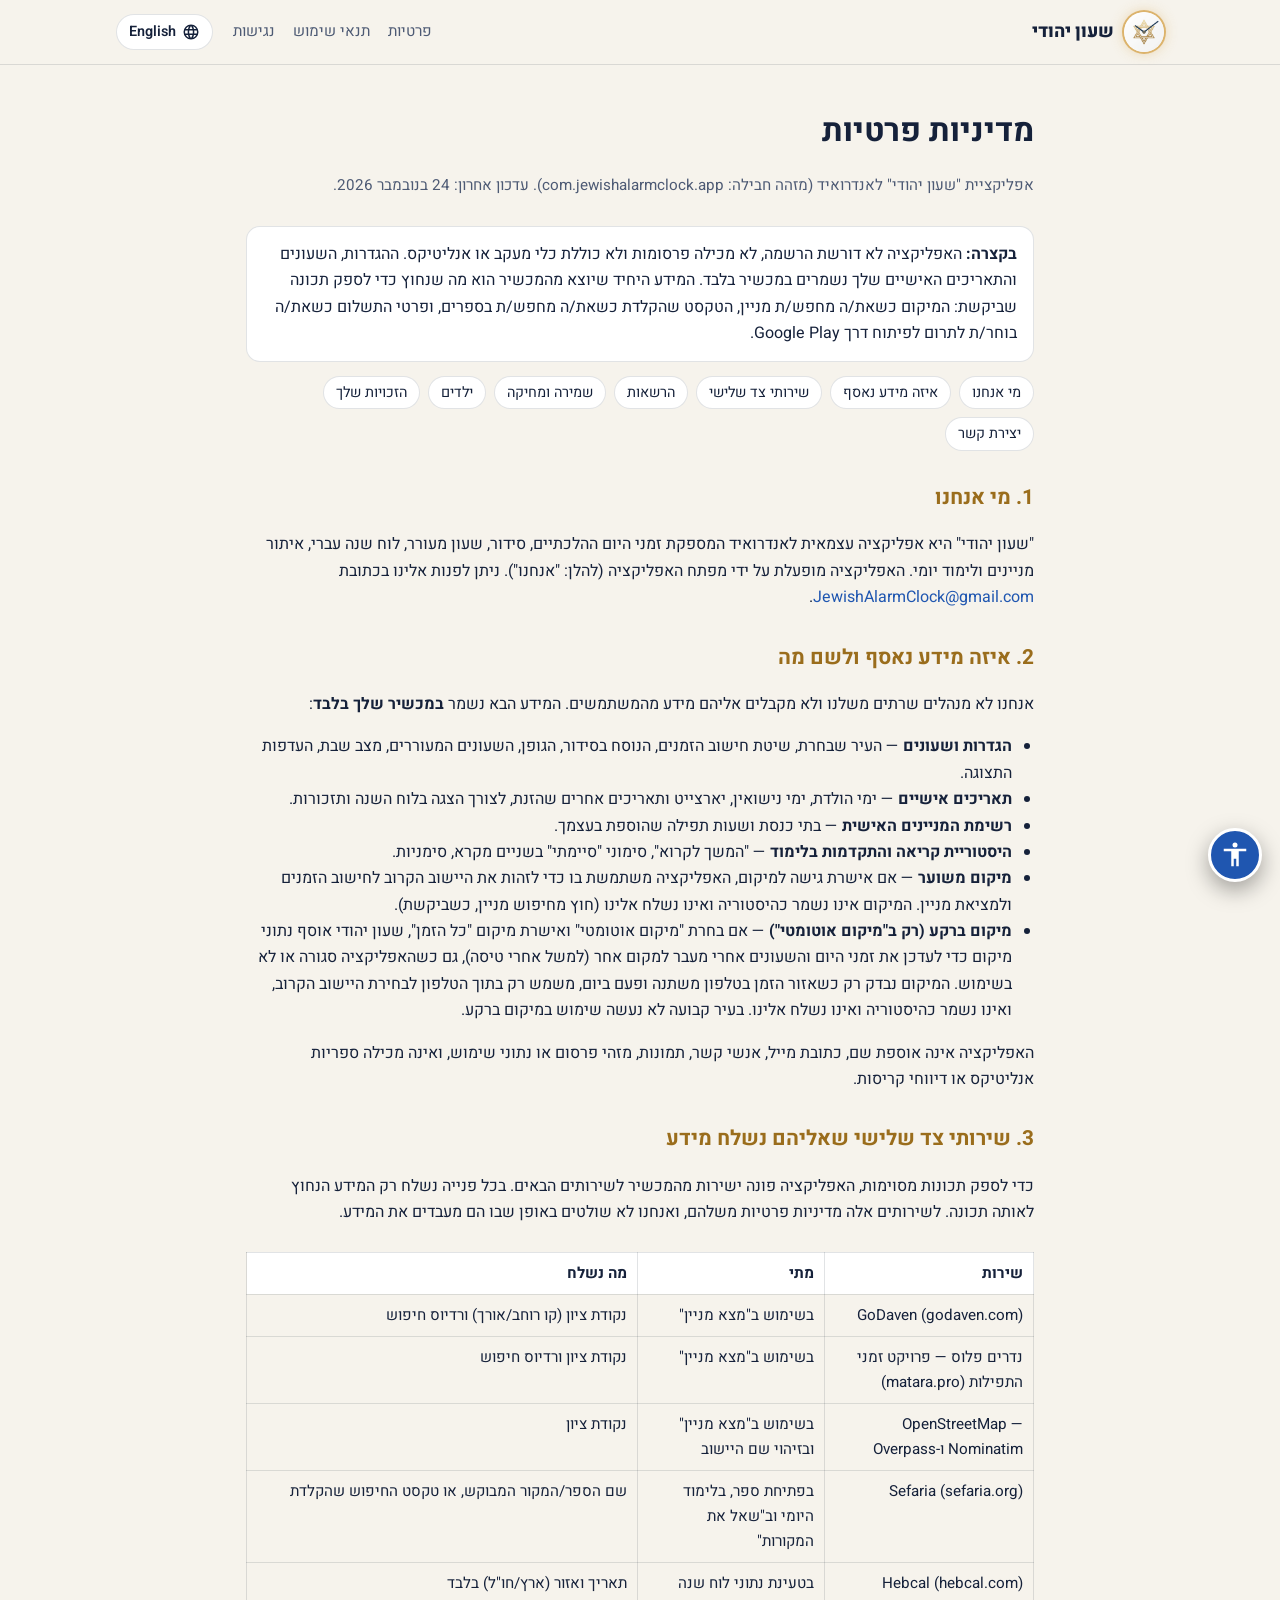
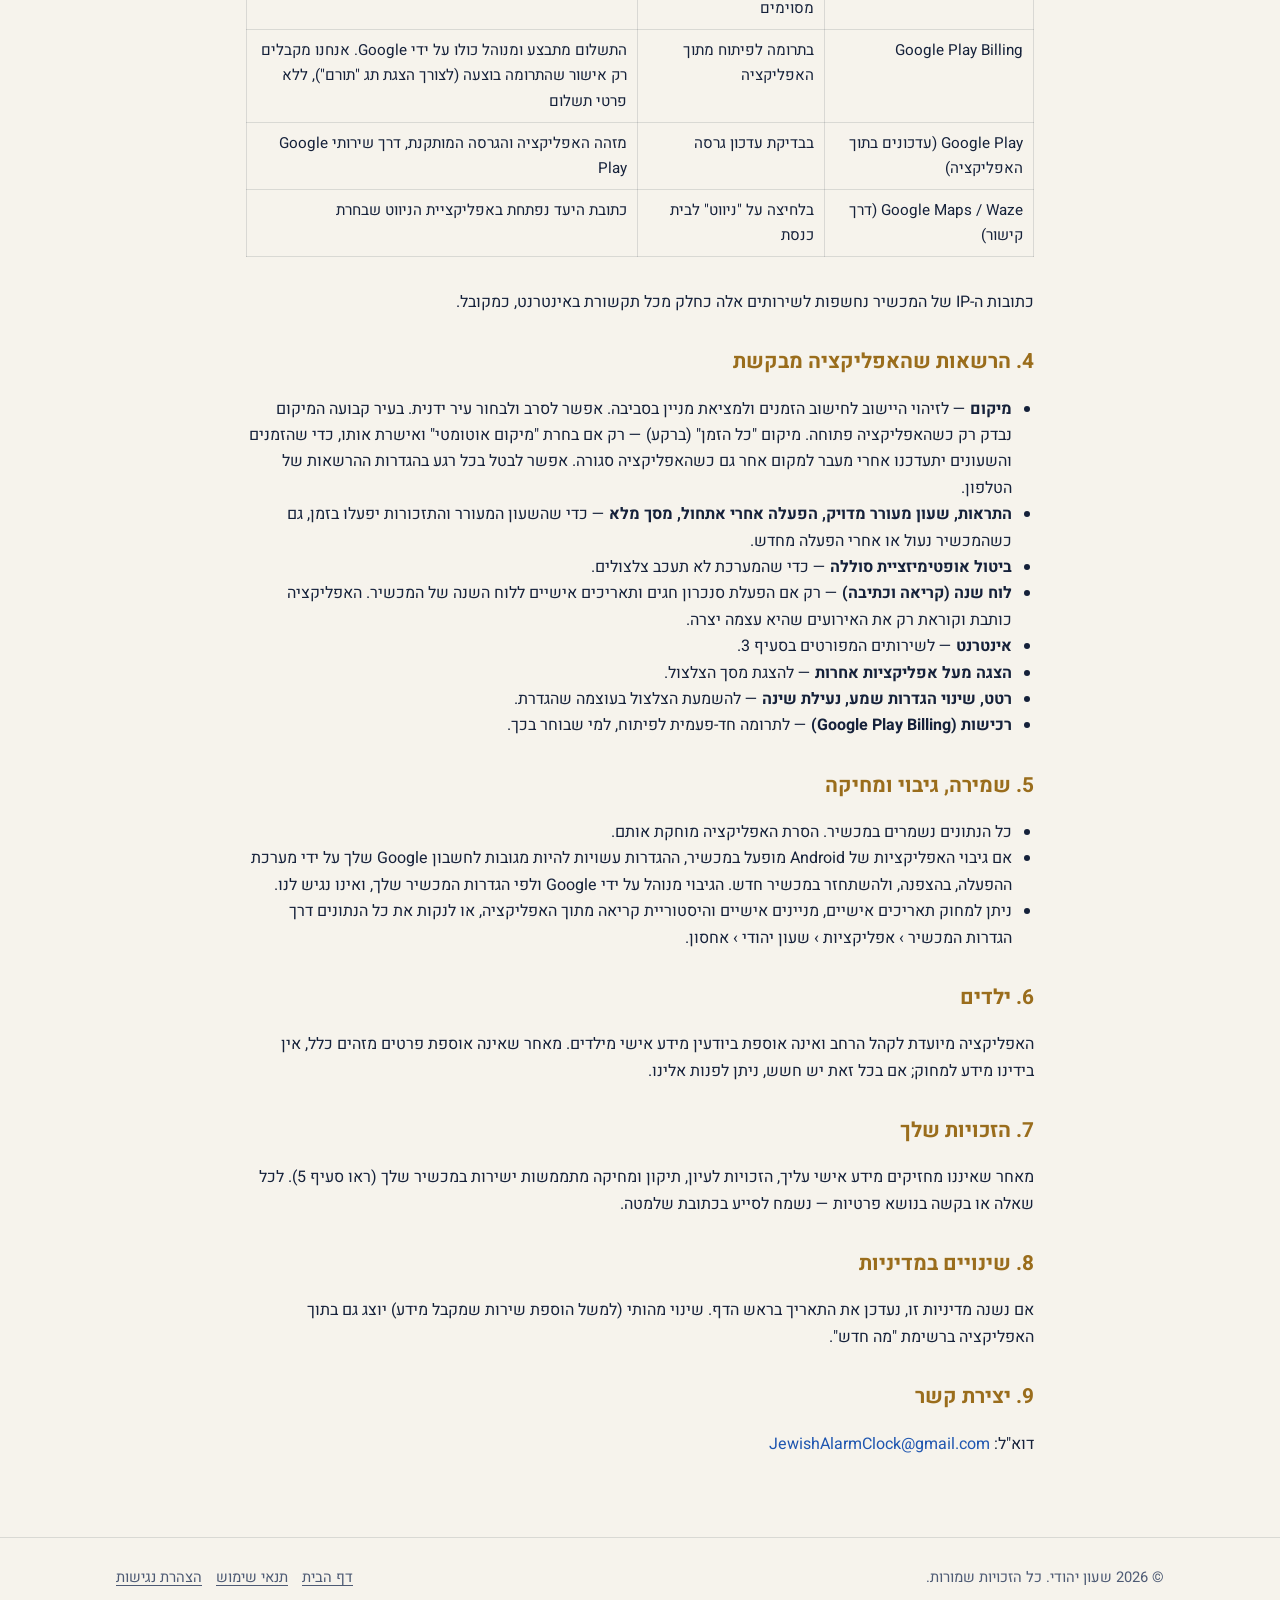
<file: privacy.html>
<!doctype html>
<html lang="he" dir="rtl">
<head>
  <meta charset="utf-8">
  <meta name="viewport" content="width=device-width, initial-scale=1">
  <title>מדיניות פרטיות — שעון יהודי</title>
  <meta name="description" content="מדיניות הפרטיות של אפליקציית שעון יהודי לאנדרואיד: איזה מידע נאסף, לאן הוא נשלח ואיך למחוק אותו.">
  <link rel="alternate" hreflang="he" href="https://yudati.github.io/jewish-clock-site/privacy.html">
  <link rel="alternate" hreflang="en" href="https://yudati.github.io/jewish-clock-site/en/privacy.html">
  <link rel="alternate" hreflang="x-default" href="https://yudati.github.io/jewish-clock-site/privacy.html">
  <meta name="theme-color" content="#0f1a2e">
  <link rel="icon" href="assets/favicon.png">
  <link rel="apple-touch-icon" href="assets/logo-256.png">
  <link rel="preconnect" href="https://fonts.googleapis.com">
  <link href="https://fonts.googleapis.com/css2?family=Heebo:wght@400;500;600;700;800&display=swap" rel="stylesheet">
  <link rel="stylesheet" href="style.css?v=6">
</head>
<body>
<a class="skip" href="#main">דלג לתוכן</a>
<nav class="nav" aria-label="ניווט ראשי">
  <div class="wrap">
    <a class="brand" href="index.html"><img src="assets/logo-256.png" alt="" width="40" height="40">שעון יהודי</a>
    <div class="links"><a href="privacy.html" aria-current="page">פרטיות</a><a href="terms.html">תנאי שימוש</a><a href="accessibility.html">נגישות</a></div>
    <div class="tools"><a class="chip-btn" href="en/privacy.html" hreflang="en" lang="en"><svg viewBox="0 0 24 24" aria-hidden="true"><path fill="currentColor" d="M12 2a10 10 0 1 0 0 20 10 10 0 0 0 0-20zm6.9 6h-2.9a15.7 15.7 0 0 0-1.4-3.6A8 8 0 0 1 18.9 8zM12 4c.8 1.2 1.5 2.5 1.9 4h-3.8c.4-1.5 1.1-2.8 1.9-4zM4.3 14a8.2 8.2 0 0 1 0-4h3.4a16.5 16.5 0 0 0 0 4H4.3zm.8 2h2.9c.3 1.3.8 2.5 1.4 3.6A8 8 0 0 1 5.1 16zM8 8H5.1a8 8 0 0 1 4.3-3.6C8.8 5.5 8.3 6.7 8 8zm4 12c-.8-1.2-1.5-2.5-1.9-4h3.8c-.4 1.5-1.1 2.8-1.9 4zm2.3-6H9.7a14.7 14.7 0 0 1 0-4h4.6a14.7 14.7 0 0 1 0 4zm.3 5.6c.6-1.1 1.1-2.3 1.4-3.6h2.9a8 8 0 0 1-4.3 3.6zm1.7-5.6a16.5 16.5 0 0 0 0-4h3.4a8.2 8.2 0 0 1 0 4h-3.4z"/></svg>English</a></div>
  </div>
</nav>
<main class="doc" id="main">
  <div class="wrap">
    <h1>מדיניות פרטיות</h1>
    <p class="meta">אפליקציית "שעון יהודי" לאנדרואיד (מזהה חבילה: com.jewishalarmclock.app). עדכון אחרון: 24 בנובמבר 2026.</p>

    <div class="box">
      <strong>בקצרה:</strong> האפליקציה לא דורשת הרשמה, לא מכילה פרסומות ולא כוללת כלי מעקב או אנליטיקס.
      ההגדרות, השעונים והתאריכים האישיים שלך נשמרים במכשיר בלבד. המידע היחיד שיוצא מהמכשיר הוא מה שנחוץ
      כדי לספק תכונה שביקשת: המיקום כשאת/ה מחפש/ת מניין, הטקסט שהקלדת כשאת/ה מחפש/ת בספרים, ופרטי התשלום כשאת/ה בוחר/ת לתרום לפיתוח דרך Google Play.
    </div>

    <nav class="toc" aria-label="תוכן">
      <a href="#who">מי אנחנו</a><a href="#data">איזה מידע נאסף</a><a href="#third">שירותי צד שלישי</a>
      <a href="#perm">הרשאות</a><a href="#storage">שמירה ומחיקה</a><a href="#children">ילדים</a><a href="#rights">הזכויות שלך</a><a href="#contact">יצירת קשר</a>
    </nav>

    <h2 id="who">1. מי אנחנו</h2>
    <p>"שעון יהודי" היא אפליקציה עצמאית לאנדרואיד המספקת זמני היום ההלכתיים, סידור, שעון מעורר, לוח שנה עברי, איתור מניינים ולימוד יומי.
    האפליקציה מופעלת על ידי מפתח האפליקציה (להלן: "אנחנו"). ניתן לפנות אלינו בכתובת <a href="mailto:JewishAlarmClock@gmail.com">JewishAlarmClock@gmail.com</a>.</p>

    <h2 id="data">2. איזה מידע נאסף ולשם מה</h2>
    <p>אנחנו לא מנהלים שרתים משלנו ולא מקבלים אליהם מידע מהמשתמשים. המידע הבא נשמר <strong>במכשיר שלך בלבד</strong>:</p>
    <ul>
      <li><strong>הגדרות ושעונים</strong> — העיר שבחרת, שיטת חישוב הזמנים, הנוסח בסידור, הגופן, השעונים המעוררים, מצב שבת, העדפות התצוגה.</li>
      <li><strong>תאריכים אישיים</strong> — ימי הולדת, ימי נישואין, יארצייט ותאריכים אחרים שהזנת, לצורך הצגה בלוח השנה ותזכורות.</li>
      <li><strong>רשימת המניינים האישית</strong> — בתי כנסת ושעות תפילה שהוספת בעצמך.</li>
      <li><strong>היסטוריית קריאה והתקדמות בלימוד</strong> — "המשך לקרוא", סימוני "סיימתי" בשניים מקרא, סימניות.</li>
      <li><strong>מיקום משוער</strong> — אם אישרת גישה למיקום, האפליקציה משתמשת בו כדי לזהות את היישוב הקרוב לחישוב הזמנים ולמציאת מניין. המיקום אינו נשמר כהיסטוריה ואינו נשלח אלינו (חוץ מחיפוש מניין, כשביקשת).</li>
      <li><strong>מיקום ברקע (רק ב"מיקום אוטומטי")</strong> — אם בחרת "מיקום אוטומטי" ואישרת מיקום "כל הזמן", שעון יהודי אוסף נתוני מיקום כדי לעדכן את זמני היום והשעונים אחרי מעבר למקום אחר (למשל אחרי טיסה), גם כשהאפליקציה סגורה או לא בשימוש. המיקום נבדק רק כשאזור הזמן בטלפון משתנה ופעם ביום, משמש רק בתוך הטלפון לבחירת היישוב הקרוב, ואינו נשמר כהיסטוריה ואינו נשלח אלינו. בעיר קבועה לא נעשה שימוש במיקום ברקע.</li>
    </ul>
    <p>האפליקציה אינה אוספת שם, כתובת מייל, אנשי קשר, תמונות, מזהי פרסום או נתוני שימוש, ואינה מכילה ספריות אנליטיקס או דיווחי קריסות.</p>

    <h2 id="third">3. שירותי צד שלישי שאליהם נשלח מידע</h2>
    <p>כדי לספק תכונות מסוימות, האפליקציה פונה ישירות מהמכשיר לשירותים הבאים. בכל פנייה נשלח רק המידע הנחוץ לאותה תכונה. לשירותים אלה מדיניות פרטיות משלהם, ואנחנו לא שולטים באופן שבו הם מעבדים את המידע.</p>
    <div class="table-scroll"><table>
      <thead><tr><th>שירות</th><th>מתי</th><th>מה נשלח</th></tr></thead>
      <tbody>
        <tr><td>GoDaven (godaven.com)</td><td>בשימוש ב"מצא מניין"</td><td>נקודת ציון (קו רוחב/אורך) ורדיוס חיפוש</td></tr>
        <tr><td>נדרים פלוס — פרויקט זמני התפילות (matara.pro)</td><td>בשימוש ב"מצא מניין"</td><td>נקודת ציון ורדיוס חיפוש</td></tr>
        <tr><td>OpenStreetMap — Nominatim ו-Overpass</td><td>בשימוש ב"מצא מניין" ובזיהוי שם היישוב</td><td>נקודת ציון</td></tr>
        <tr><td>Sefaria (sefaria.org)</td><td>בפתיחת ספר, בלימוד היומי וב"שאל את המקורות"</td><td>שם הספר/המקור המבוקש, או טקסט החיפוש שהקלדת</td></tr>
        <tr><td>Hebcal (hebcal.com)</td><td>בטעינת נתוני לוח שנה מסוימים</td><td>תאריך ואזור (ארץ/חו"ל) בלבד</td></tr>
        <tr><td>Google Play Billing</td><td>בתרומה לפיתוח מתוך האפליקציה</td><td>התשלום מתבצע ומנוהל כולו על ידי Google. אנחנו מקבלים רק אישור שהתרומה בוצעה (לצורך הצגת תג "תורם"), ללא פרטי תשלום</td></tr>
        <tr><td>Google Play (עדכונים בתוך האפליקציה)</td><td>בבדיקת עדכון גרסה</td><td>מזהה האפליקציה והגרסה המותקנת, דרך שירותי Google Play</td></tr>
        <tr><td>Google Maps / Waze (דרך קישור)</td><td>בלחיצה על "ניווט" לבית כנסת</td><td>כתובת היעד נפתחת באפליקציית הניווט שבחרת</td></tr>
      </tbody>
    </table></div>
    <p>כתובות ה-IP של המכשיר נחשפות לשירותים אלה כחלק מכל תקשורת באינטרנט, כמקובל.</p>

    <h2 id="perm">4. הרשאות שהאפליקציה מבקשת</h2>
    <ul>
      <li><strong>מיקום</strong> — לזיהוי היישוב לחישוב הזמנים ולמציאת מניין בסביבה. אפשר לסרב ולבחור עיר ידנית. בעיר קבועה המיקום נבדק רק כשהאפליקציה פתוחה. מיקום "כל הזמן" (ברקע) — רק אם בחרת "מיקום אוטומטי" ואישרת אותו, כדי שהזמנים והשעונים יתעדכנו אחרי מעבר למקום אחר גם כשהאפליקציה סגורה. אפשר לבטל בכל רגע בהגדרות ההרשאות של הטלפון.</li>
      <li><strong>התראות, שעון מעורר מדויק, הפעלה אחרי אתחול, מסך מלא</strong> — כדי שהשעון המעורר והתזכורות יפעלו בזמן, גם כשהמכשיר נעול או אחרי הפעלה מחדש.</li>
      <li><strong>ביטול אופטימיזציית סוללה</strong> — כדי שהמערכת לא תעכב צלצולים.</li>
      <li><strong>לוח שנה (קריאה וכתיבה)</strong> — רק אם הפעלת סנכרון חגים ותאריכים אישיים ללוח השנה של המכשיר. האפליקציה כותבת וקוראת רק את האירועים שהיא עצמה יצרה.</li>
      <li><strong>אינטרנט</strong> — לשירותים המפורטים בסעיף 3.</li>
      <li><strong>הצגה מעל אפליקציות אחרות</strong> — להצגת מסך הצלצול.</li>
      <li><strong>רטט, שינוי הגדרות שמע, נעילת שינה</strong> — להשמעת הצלצול בעוצמה שהגדרת.</li>
      <li><strong>רכישות (Google Play Billing)</strong> — לתרומה חד-פעמית לפיתוח, למי שבוחר בכך.</li>
    </ul>

    <h2 id="storage">5. שמירה, גיבוי ומחיקה</h2>
    <ul>
      <li>כל הנתונים נשמרים במכשיר. הסרת האפליקציה מוחקת אותם.</li>
      <li>אם גיבוי האפליקציות של Android מופעל במכשיר, ההגדרות עשויות להיות מגובות לחשבון Google שלך על ידי מערכת ההפעלה, בהצפנה, ולהשתחזר במכשיר חדש. הגיבוי מנוהל על ידי Google ולפי הגדרות המכשיר שלך, ואינו נגיש לנו.</li>
      <li>ניתן למחוק תאריכים אישיים, מניינים אישיים והיסטוריית קריאה מתוך האפליקציה, או לנקות את כל הנתונים דרך הגדרות המכשיר › אפליקציות › שעון יהודי › אחסון.</li>
    </ul>

    <h2 id="children">6. ילדים</h2>
    <p>האפליקציה מיועדת לקהל הרחב ואינה אוספת ביודעין מידע אישי מילדים. מאחר שאינה אוספת פרטים מזהים כלל, אין בידינו מידע למחוק; אם בכל זאת יש חשש, ניתן לפנות אלינו.</p>

    <h2 id="rights">7. הזכויות שלך</h2>
    <p>מאחר שאיננו מחזיקים מידע אישי עליך, הזכויות לעיון, תיקון ומחיקה מתממשות ישירות במכשיר שלך (ראו סעיף 5). לכל שאלה או בקשה בנושא פרטיות — נשמח לסייע בכתובת שלמטה.</p>

    <h2 id="changes">8. שינויים במדיניות</h2>
    <p>אם נשנה מדיניות זו, נעדכן את התאריך בראש הדף. שינוי מהותי (למשל הוספת שירות שמקבל מידע) יוצג גם בתוך האפליקציה ברשימת "מה חדש".</p>

    <h2 id="contact">9. יצירת קשר</h2>
    <p>דוא"ל: <a href="mailto:JewishAlarmClock@gmail.com">JewishAlarmClock@gmail.com</a></p>
  </div>
</main>
<footer>
  <div class="wrap">
    <span>© <span id="y">2026</span> שעון יהודי. כל הזכויות שמורות.</span>
    <nav class="legal" aria-label="מסמכים משפטיים"><a href="index.html">דף הבית</a><a href="terms.html">תנאי שימוש</a><a href="accessibility.html">הצהרת נגישות</a></nav>
  </div>
</footer>
<script src="site.js?v=6" defer></script>
</body>
</html>
</file>
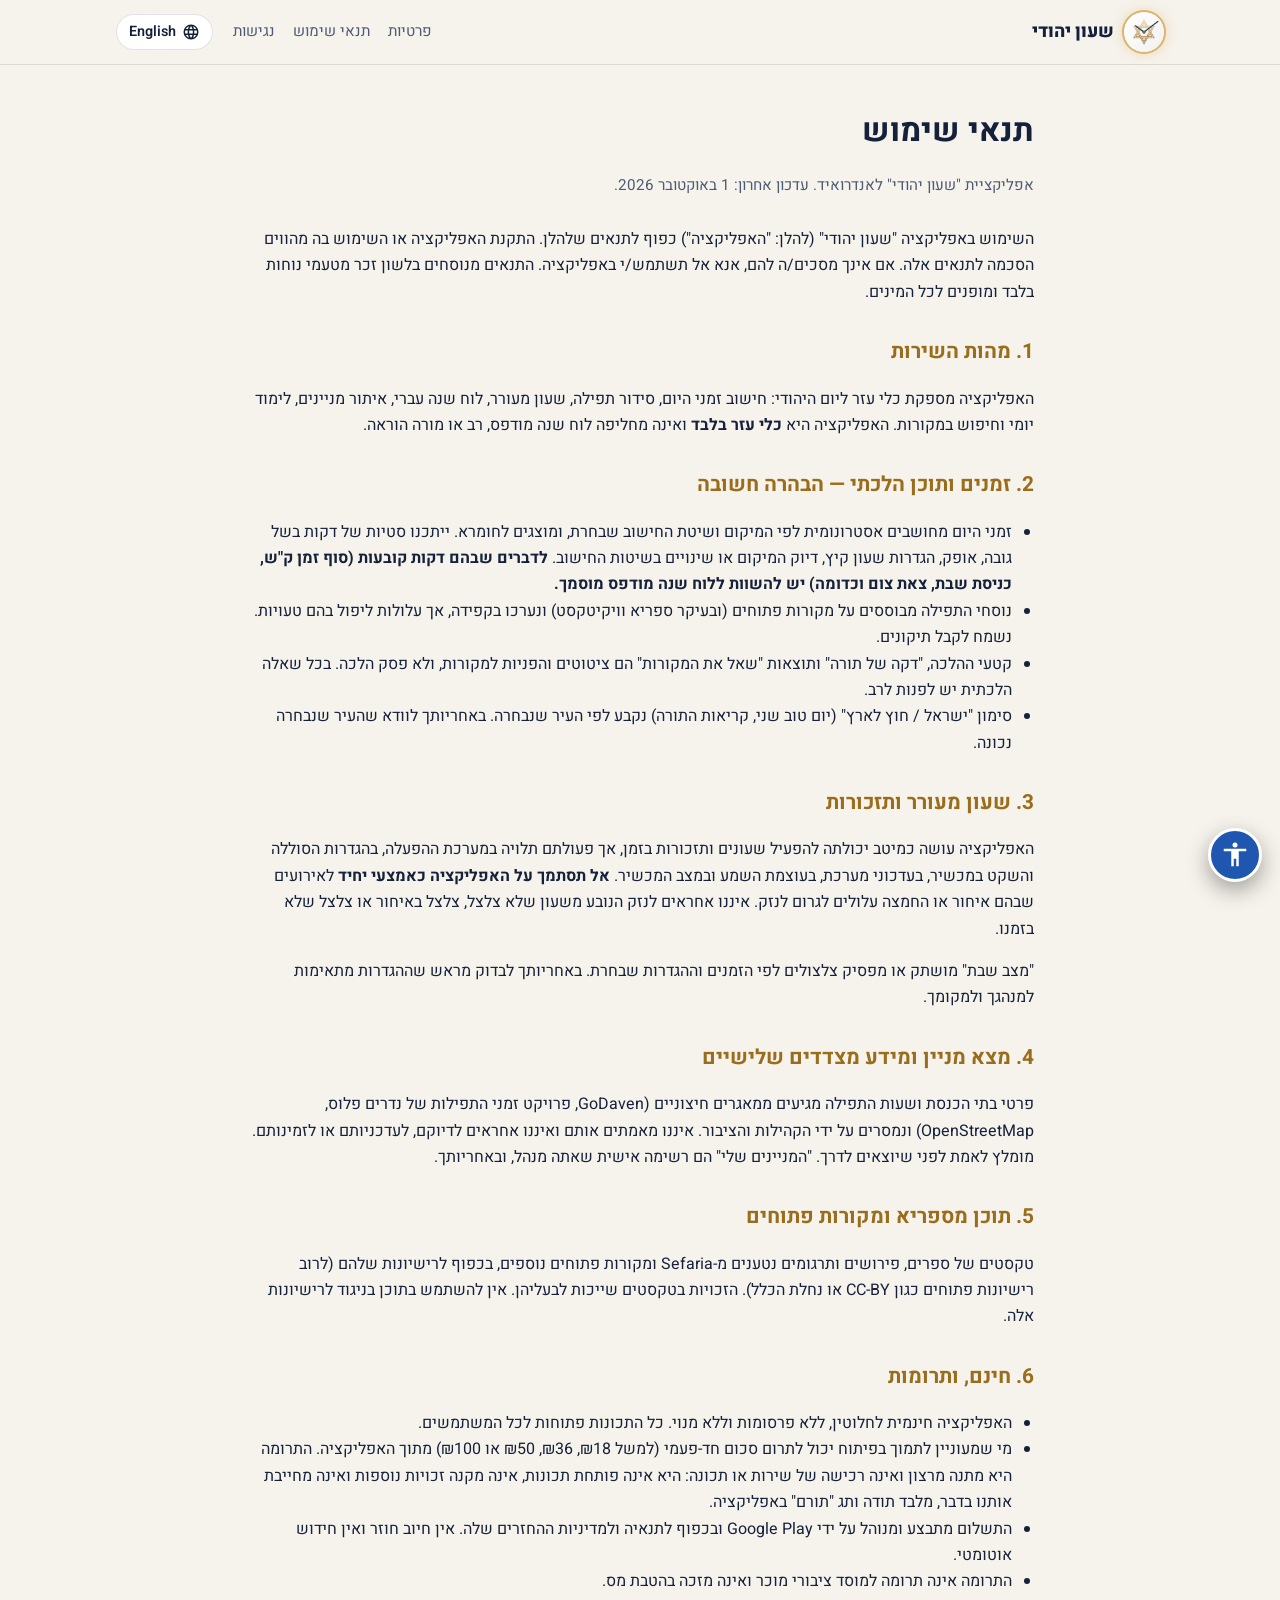
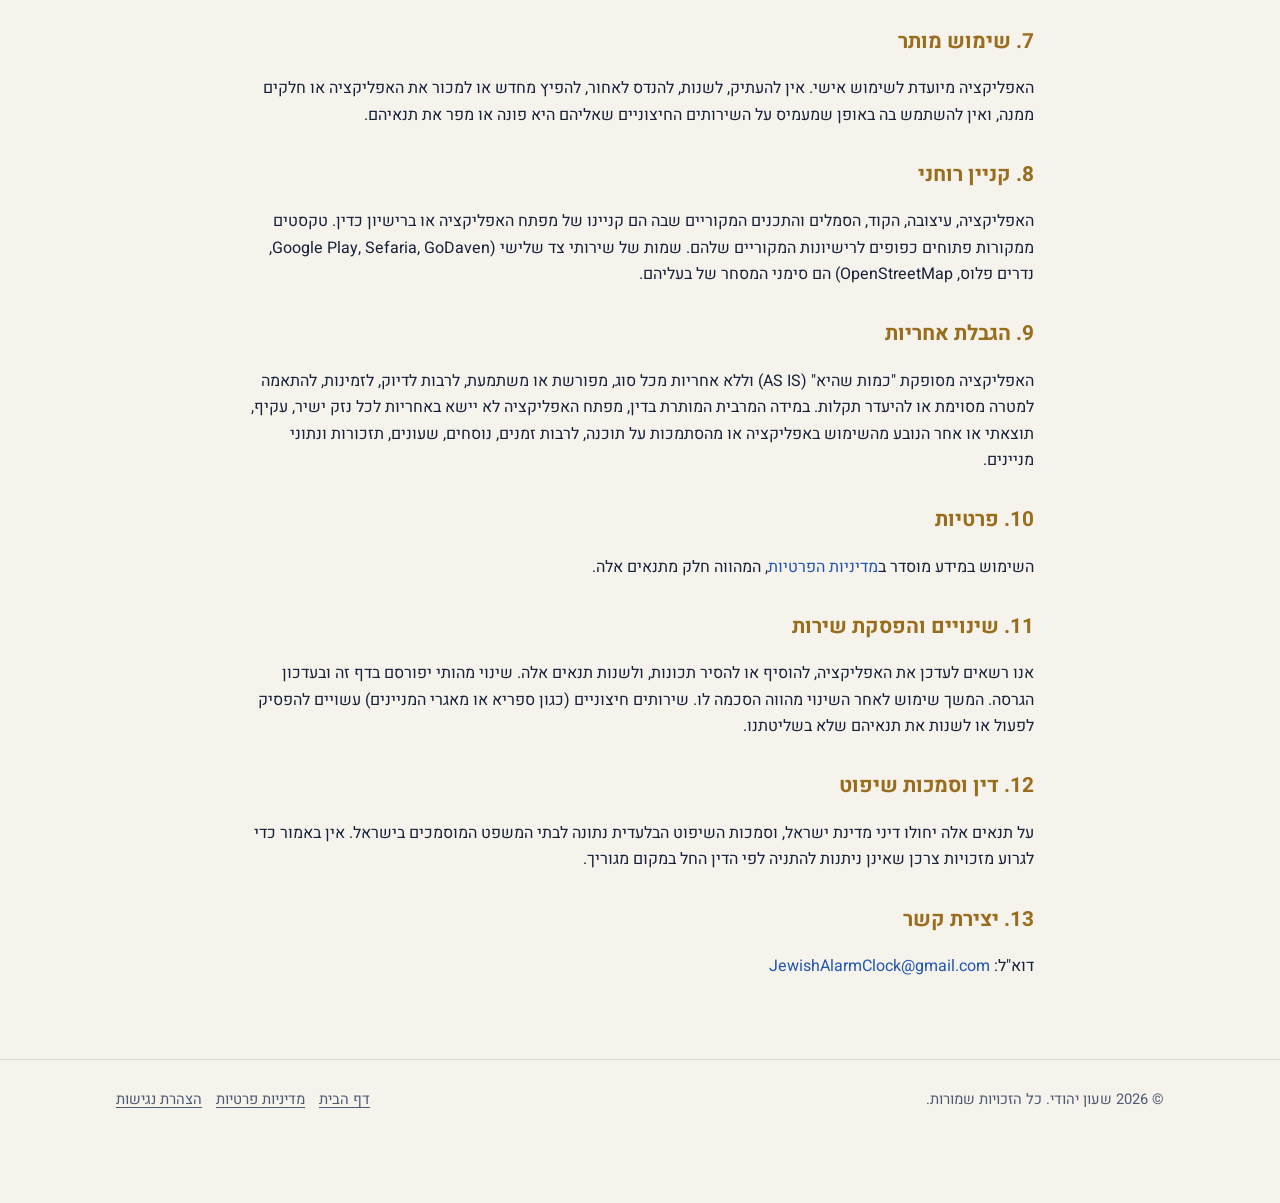
<file: terms.html>
<!doctype html>
<html lang="he" dir="rtl">
<head>
  <meta charset="utf-8">
  <meta name="viewport" content="width=device-width, initial-scale=1">
  <title>תנאי שימוש — שעון יהודי</title>
  <meta name="description" content="תנאי השימוש באפליקציית שעון יהודי לאנדרואיד.">
  <link rel="alternate" hreflang="he" href="https://yudati.github.io/jewish-clock-site/terms.html">
  <link rel="alternate" hreflang="en" href="https://yudati.github.io/jewish-clock-site/en/terms.html">
  <link rel="alternate" hreflang="x-default" href="https://yudati.github.io/jewish-clock-site/terms.html">
  <meta name="theme-color" content="#0f1a2e">
  <link rel="icon" href="assets/favicon.png">
  <link rel="apple-touch-icon" href="assets/logo-256.png">
  <link rel="preconnect" href="https://fonts.googleapis.com">
  <link href="https://fonts.googleapis.com/css2?family=Heebo:wght@400;500;600;700;800&display=swap" rel="stylesheet">
  <link rel="stylesheet" href="style.css?v=6">
</head>
<body>
<a class="skip" href="#main">דלג לתוכן</a>
<nav class="nav" aria-label="ניווט ראשי">
  <div class="wrap">
    <a class="brand" href="index.html"><img src="assets/logo-256.png" alt="" width="40" height="40">שעון יהודי</a>
    <div class="links"><a href="privacy.html">פרטיות</a><a href="terms.html" aria-current="page">תנאי שימוש</a><a href="accessibility.html">נגישות</a></div>
    <div class="tools"><a class="chip-btn" href="en/terms.html" hreflang="en" lang="en"><svg viewBox="0 0 24 24" aria-hidden="true"><path fill="currentColor" d="M12 2a10 10 0 1 0 0 20 10 10 0 0 0 0-20zm6.9 6h-2.9a15.7 15.7 0 0 0-1.4-3.6A8 8 0 0 1 18.9 8zM12 4c.8 1.2 1.5 2.5 1.9 4h-3.8c.4-1.5 1.1-2.8 1.9-4zM4.3 14a8.2 8.2 0 0 1 0-4h3.4a16.5 16.5 0 0 0 0 4H4.3zm.8 2h2.9c.3 1.3.8 2.5 1.4 3.6A8 8 0 0 1 5.1 16zM8 8H5.1a8 8 0 0 1 4.3-3.6C8.8 5.5 8.3 6.7 8 8zm4 12c-.8-1.2-1.5-2.5-1.9-4h3.8c-.4 1.5-1.1 2.8-1.9 4zm2.3-6H9.7a14.7 14.7 0 0 1 0-4h4.6a14.7 14.7 0 0 1 0 4zm.3 5.6c.6-1.1 1.1-2.3 1.4-3.6h2.9a8 8 0 0 1-4.3 3.6zm1.7-5.6a16.5 16.5 0 0 0 0-4h3.4a8.2 8.2 0 0 1 0 4h-3.4z"/></svg>English</a></div>
  </div>
</nav>
<main class="doc" id="main">
  <div class="wrap">
    <h1>תנאי שימוש</h1>
    <p class="meta">אפליקציית "שעון יהודי" לאנדרואיד. עדכון אחרון: 1 באוקטובר 2026.</p>

    <p>השימוש באפליקציה "שעון יהודי" (להלן: "האפליקציה") כפוף לתנאים שלהלן. התקנת האפליקציה או השימוש בה מהווים הסכמה לתנאים אלה. אם אינך מסכים/ה להם, אנא אל תשתמש/י באפליקציה. התנאים מנוסחים בלשון זכר מטעמי נוחות בלבד ומופנים לכל המינים.</p>

    <h2>1. מהות השירות</h2>
    <p>האפליקציה מספקת כלי עזר ליום היהודי: חישוב זמני היום, סידור תפילה, שעון מעורר, לוח שנה עברי, איתור מניינים, לימוד יומי וחיפוש במקורות. האפליקציה היא <strong>כלי עזר בלבד</strong> ואינה מחליפה לוח שנה מודפס, רב או מורה הוראה.</p>

    <h2>2. זמנים ותוכן הלכתי — הבהרה חשובה</h2>
    <ul>
      <li>זמני היום מחושבים אסטרונומית לפי המיקום ושיטת החישוב שבחרת, ומוצגים לחומרא. ייתכנו סטיות של דקות בשל גובה, אופק, הגדרות שעון קיץ, דיוק המיקום או שינויים בשיטות החישוב. <strong>לדברים שבהם דקות קובעות (סוף זמן ק"ש, כניסת שבת, צאת צום וכדומה) יש להשוות ללוח שנה מודפס מוסמך.</strong></li>
      <li>נוסחי התפילה מבוססים על מקורות פתוחים (ובעיקר ספריא וויקיטקסט) ונערכו בקפידה, אך עלולות ליפול בהם טעויות. נשמח לקבל תיקונים.</li>
      <li>קטעי ההלכה, "דקה של תורה" ותוצאות "שאל את המקורות" הם ציטוטים והפניות למקורות, ולא פסק הלכה. בכל שאלה הלכתית יש לפנות לרב.</li>
      <li>סימון "ישראל / חוץ לארץ" (יום טוב שני, קריאות התורה) נקבע לפי העיר שנבחרה. באחריותך לוודא שהעיר שנבחרה נכונה.</li>
    </ul>

    <h2>3. שעון מעורר ותזכורות</h2>
    <p>האפליקציה עושה כמיטב יכולתה להפעיל שעונים ותזכורות בזמן, אך פעולתם תלויה במערכת ההפעלה, בהגדרות הסוללה והשקט במכשיר, בעדכוני מערכת, בעוצמת השמע ובמצב המכשיר. <strong>אל תסתמך על האפליקציה כאמצעי יחיד</strong> לאירועים שבהם איחור או החמצה עלולים לגרום לנזק. איננו אחראים לנזק הנובע משעון שלא צלצל, צלצל באיחור או צלצל שלא בזמנו.</p>
    <p>"מצב שבת" מושתק או מפסיק צלצולים לפי הזמנים וההגדרות שבחרת. באחריותך לבדוק מראש שההגדרות מתאימות למנהגך ולמקומך.</p>

    <h2>4. מצא מניין ומידע מצדדים שלישיים</h2>
    <p>פרטי בתי הכנסת ושעות התפילה מגיעים ממאגרים חיצוניים (GoDaven, פרויקט זמני התפילות של נדרים פלוס, OpenStreetMap) ונמסרים על ידי הקהילות והציבור. איננו מאמתים אותם ואיננו אחראים לדיוקם, לעדכניותם או לזמינותם. מומלץ לאמת לפני שיוצאים לדרך. "המניינים שלי" הם רשימה אישית שאתה מנהל, ובאחריותך.</p>

    <h2>5. תוכן מספריא ומקורות פתוחים</h2>
    <p>טקסטים של ספרים, פירושים ותרגומים נטענים מ-Sefaria ומקורות פתוחים נוספים, בכפוף לרישיונות שלהם (לרוב רישיונות פתוחים כגון CC-BY או נחלת הכלל). הזכויות בטקסטים שייכות לבעליהן. אין להשתמש בתוכן בניגוד לרישיונות אלה.</p>

    <h2>6. חינם, ותרומות</h2>
    <ul>
      <li>האפליקציה חינמית לחלוטין, ללא פרסומות וללא מנוי. כל התכונות פתוחות לכל המשתמשים.</li>
      <li>מי שמעוניין לתמוך בפיתוח יכול לתרום סכום חד-פעמי (למשל ₪18, ₪36, ₪50 או ₪100) מתוך האפליקציה. התרומה היא מתנה מרצון ואינה רכישה של שירות או תכונה: היא אינה פותחת תכונות, אינה מקנה זכויות נוספות ואינה מחייבת אותנו בדבר, מלבד תודה ותג "תורם" באפליקציה.</li>
      <li>התשלום מתבצע ומנוהל על ידי Google Play ובכפוף לתנאיה ולמדיניות ההחזרים שלה. אין חיוב חוזר ואין חידוש אוטומטי.</li>
      <li>התרומה אינה תרומה למוסד ציבורי מוכר ואינה מזכה בהטבת מס.</li>
    </ul>

    <h2>7. שימוש מותר</h2>
    <p>האפליקציה מיועדת לשימוש אישי. אין להעתיק, לשנות, להנדס לאחור, להפיץ מחדש או למכור את האפליקציה או חלקים ממנה, ואין להשתמש בה באופן שמעמיס על השירותים החיצוניים שאליהם היא פונה או מפר את תנאיהם.</p>

    <h2>8. קניין רוחני</h2>
    <p>האפליקציה, עיצובה, הקוד, הסמלים והתכנים המקוריים שבה הם קניינו של מפתח האפליקציה או ברישיון כדין. טקסטים ממקורות פתוחים כפופים לרישיונות המקוריים שלהם. שמות של שירותי צד שלישי (Google Play, Sefaria, GoDaven, נדרים פלוס, OpenStreetMap) הם סימני המסחר של בעליהם.</p>

    <h2>9. הגבלת אחריות</h2>
    <p>האפליקציה מסופקת "כמות שהיא" (AS IS) וללא אחריות מכל סוג, מפורשת או משתמעת, לרבות לדיוק, לזמינות, להתאמה למטרה מסוימת או להיעדר תקלות. במידה המרבית המותרת בדין, מפתח האפליקציה לא יישא באחריות לכל נזק ישיר, עקיף, תוצאתי או אחר הנובע מהשימוש באפליקציה או מהסתמכות על תוכנה, לרבות זמנים, נוסחים, שעונים, תזכורות ונתוני מניינים.</p>

    <h2>10. פרטיות</h2>
    <p>השימוש במידע מוסדר ב<a href="privacy.html">מדיניות הפרטיות</a>, המהווה חלק מתנאים אלה.</p>

    <h2>11. שינויים והפסקת שירות</h2>
    <p>אנו רשאים לעדכן את האפליקציה, להוסיף או להסיר תכונות, ולשנות תנאים אלה. שינוי מהותי יפורסם בדף זה ובעדכון הגרסה. המשך שימוש לאחר השינוי מהווה הסכמה לו. שירותים חיצוניים (כגון ספריא או מאגרי המניינים) עשויים להפסיק לפעול או לשנות את תנאיהם שלא בשליטתנו.</p>

    <h2>12. דין וסמכות שיפוט</h2>
    <p>על תנאים אלה יחולו דיני מדינת ישראל, וסמכות השיפוט הבלעדית נתונה לבתי המשפט המוסמכים בישראל. אין באמור כדי לגרוע מזכויות צרכן שאינן ניתנות להתניה לפי הדין החל במקום מגוריך.</p>

    <h2>13. יצירת קשר</h2>
    <p>דוא"ל: <a href="mailto:JewishAlarmClock@gmail.com">JewishAlarmClock@gmail.com</a></p>
  </div>
</main>
<footer>
  <div class="wrap">
    <span>© <span id="y">2026</span> שעון יהודי. כל הזכויות שמורות.</span>
    <nav class="legal" aria-label="מסמכים משפטיים"><a href="index.html">דף הבית</a><a href="privacy.html">מדיניות פרטיות</a><a href="accessibility.html">הצהרת נגישות</a></nav>
  </div>
</footer>
<script src="site.js?v=6" defer></script>
</body>
</html>
</file>
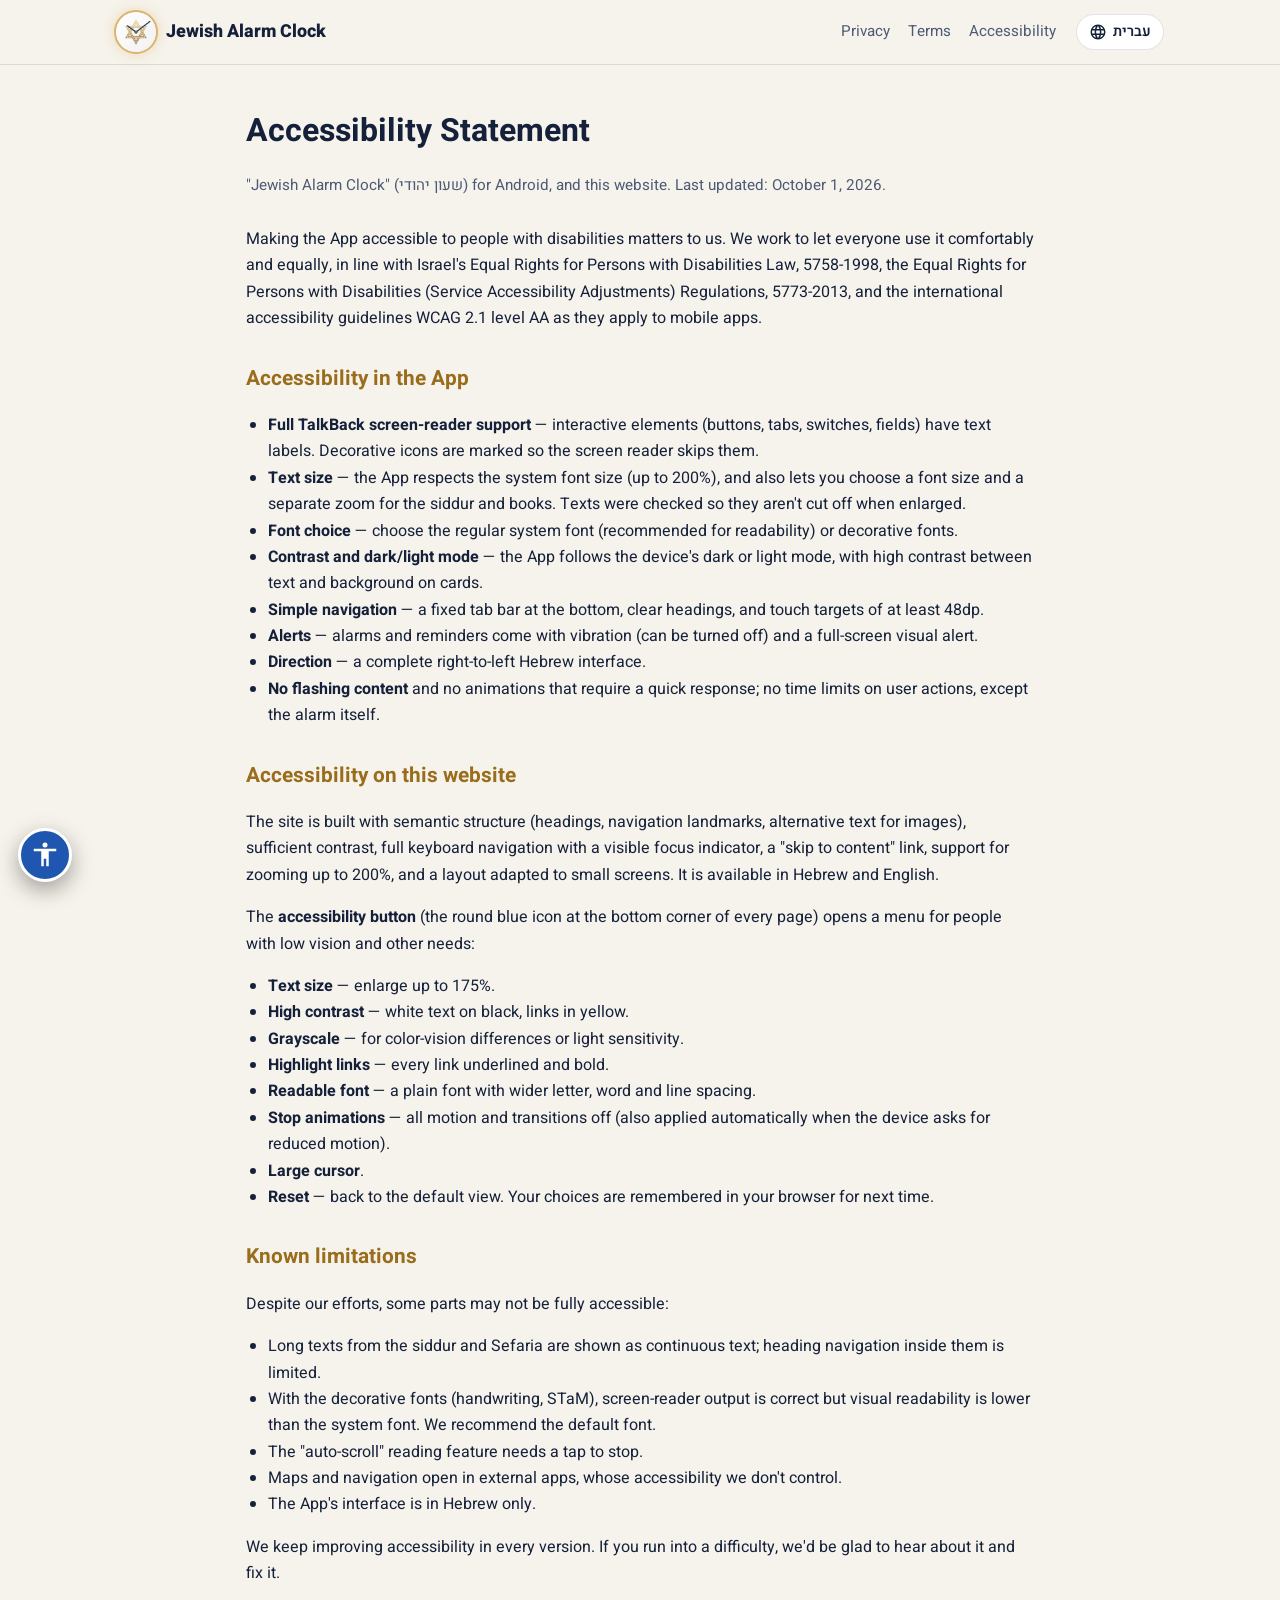
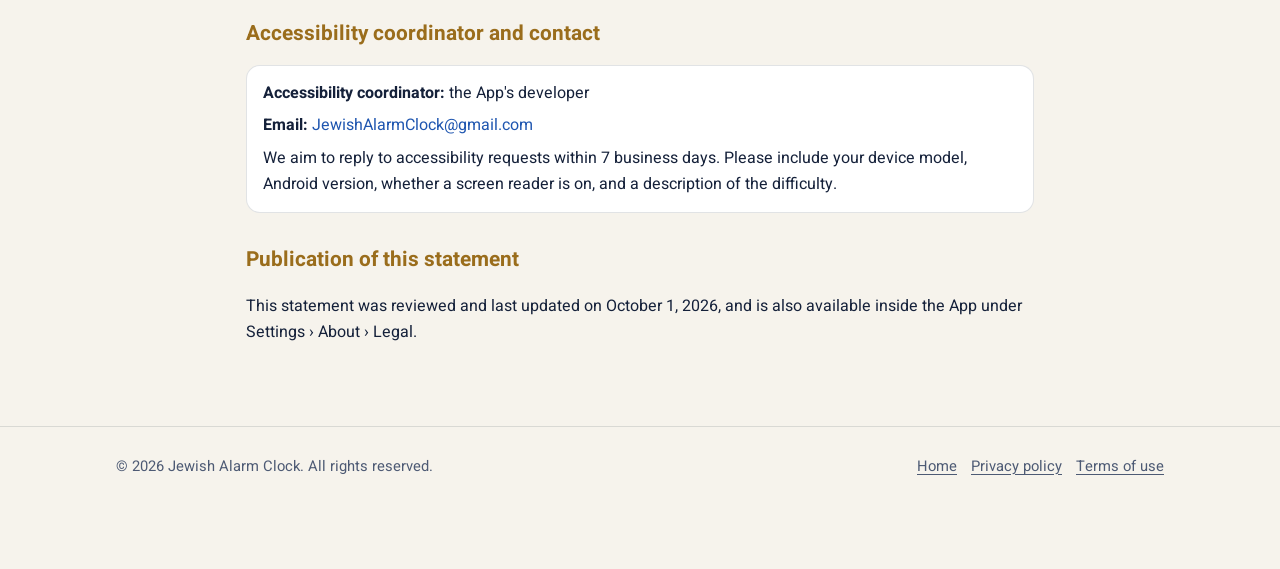
<file: en/accessibility.html>
<!doctype html>
<html lang="en" dir="ltr">
<head>
  <meta charset="utf-8">
  <meta name="viewport" content="width=device-width, initial-scale=1">
  <title>Accessibility Statement — Jewish Alarm Clock</title>
  <meta name="description" content="Accessibility statement of the Jewish Alarm Clock Android app and this website.">
  <link rel="alternate" hreflang="he" href="https://yudati.github.io/jewish-clock-site/accessibility.html">
  <link rel="alternate" hreflang="en" href="https://yudati.github.io/jewish-clock-site/en/accessibility.html">
  <link rel="alternate" hreflang="x-default" href="https://yudati.github.io/jewish-clock-site/accessibility.html">
  <meta name="theme-color" content="#0f1a2e">
  <link rel="icon" href="../assets/favicon.png">
  <link rel="apple-touch-icon" href="../assets/logo-256.png">
  <link rel="preconnect" href="https://fonts.googleapis.com">
  <link href="https://fonts.googleapis.com/css2?family=Heebo:wght@400;500;600;700;800&display=swap" rel="stylesheet">
  <link rel="stylesheet" href="../style.css?v=6">
</head>
<body>
<a class="skip" href="#main">Skip to content</a>
<nav class="nav" aria-label="Main navigation">
  <div class="wrap">
    <a class="brand" href="index.html"><img src="../assets/logo-256.png" alt="" width="40" height="40">Jewish Alarm Clock</a>
    <div class="links"><a href="privacy.html">Privacy</a><a href="terms.html">Terms</a><a href="accessibility.html" aria-current="page">Accessibility</a></div>
    <div class="tools"><a class="chip-btn" href="../accessibility.html" hreflang="he" lang="he"><svg viewBox="0 0 24 24" aria-hidden="true"><path fill="currentColor" d="M12 2a10 10 0 1 0 0 20 10 10 0 0 0 0-20zm6.9 6h-2.9a15.7 15.7 0 0 0-1.4-3.6A8 8 0 0 1 18.9 8zM12 4c.8 1.2 1.5 2.5 1.9 4h-3.8c.4-1.5 1.1-2.8 1.9-4zM4.3 14a8.2 8.2 0 0 1 0-4h3.4a16.5 16.5 0 0 0 0 4H4.3zm.8 2h2.9c.3 1.3.8 2.5 1.4 3.6A8 8 0 0 1 5.1 16zM8 8H5.1a8 8 0 0 1 4.3-3.6C8.8 5.5 8.3 6.7 8 8zm4 12c-.8-1.2-1.5-2.5-1.9-4h3.8c-.4 1.5-1.1 2.8-1.9 4zm2.3-6H9.7a14.7 14.7 0 0 1 0-4h4.6a14.7 14.7 0 0 1 0 4zm.3 5.6c.6-1.1 1.1-2.3 1.4-3.6h2.9a8 8 0 0 1-4.3 3.6zm1.7-5.6a16.5 16.5 0 0 0 0-4h3.4a8.2 8.2 0 0 1 0 4h-3.4z"/></svg>עברית</a></div>
  </div>
</nav>
<main class="doc" id="main">
  <div class="wrap">
    <h1>Accessibility Statement</h1>
    <p class="meta">"Jewish Alarm Clock" (שעון יהודי) for Android, and this website. Last updated: October 1, 2026.</p>

    <p>Making the App accessible to people with disabilities matters to us. We work to let everyone use it comfortably and equally, in line with Israel's Equal Rights for Persons with Disabilities Law, 5758-1998, the Equal Rights for Persons with Disabilities (Service Accessibility Adjustments) Regulations, 5773-2013, and the international accessibility guidelines WCAG 2.1 level AA as they apply to mobile apps.</p>

    <h2>Accessibility in the App</h2>
    <ul>
      <li><strong>Full TalkBack screen-reader support</strong> — interactive elements (buttons, tabs, switches, fields) have text labels. Decorative icons are marked so the screen reader skips them.</li>
      <li><strong>Text size</strong> — the App respects the system font size (up to 200%), and also lets you choose a font size and a separate zoom for the siddur and books. Texts were checked so they aren't cut off when enlarged.</li>
      <li><strong>Font choice</strong> — choose the regular system font (recommended for readability) or decorative fonts.</li>
      <li><strong>Contrast and dark/light mode</strong> — the App follows the device's dark or light mode, with high contrast between text and background on cards.</li>
      <li><strong>Simple navigation</strong> — a fixed tab bar at the bottom, clear headings, and touch targets of at least 48dp.</li>
      <li><strong>Alerts</strong> — alarms and reminders come with vibration (can be turned off) and a full-screen visual alert.</li>
      <li><strong>Direction</strong> — a complete right-to-left Hebrew interface.</li>
      <li><strong>No flashing content</strong> and no animations that require a quick response; no time limits on user actions, except the alarm itself.</li>
    </ul>

    <h2>Accessibility on this website</h2>
    <p>The site is built with semantic structure (headings, navigation landmarks, alternative text for images), sufficient contrast, full keyboard navigation with a visible focus indicator, a "skip to content" link, support for zooming up to 200%, and a layout adapted to small screens. It is available in Hebrew and English.</p>
    <p>The <strong>accessibility button</strong> (the round blue icon at the bottom corner of every page) opens a menu for people with low vision and other needs:</p>
    <ul>
      <li><strong>Text size</strong> — enlarge up to 175%.</li>
      <li><strong>High contrast</strong> — white text on black, links in yellow.</li>
      <li><strong>Grayscale</strong> — for color-vision differences or light sensitivity.</li>
      <li><strong>Highlight links</strong> — every link underlined and bold.</li>
      <li><strong>Readable font</strong> — a plain font with wider letter, word and line spacing.</li>
      <li><strong>Stop animations</strong> — all motion and transitions off (also applied automatically when the device asks for reduced motion).</li>
      <li><strong>Large cursor</strong>.</li>
      <li><strong>Reset</strong> — back to the default view. Your choices are remembered in your browser for next time.</li>
    </ul>

    <h2>Known limitations</h2>
    <p>Despite our efforts, some parts may not be fully accessible:</p>
    <ul>
      <li>Long texts from the siddur and Sefaria are shown as continuous text; heading navigation inside them is limited.</li>
      <li>With the decorative fonts (handwriting, STaM), screen-reader output is correct but visual readability is lower than the system font. We recommend the default font.</li>
      <li>The "auto-scroll" reading feature needs a tap to stop.</li>
      <li>Maps and navigation open in external apps, whose accessibility we don't control.</li>
      <li>The App's interface is in Hebrew only.</li>
    </ul>
    <p>We keep improving accessibility in every version. If you run into a difficulty, we'd be glad to hear about it and fix it.</p>

    <h2>Accessibility coordinator and contact</h2>
    <div class="box">
      <p style="margin:0 0 6px"><strong>Accessibility coordinator:</strong> the App's developer</p>
      <p style="margin:0 0 6px"><strong>Email:</strong> <a href="mailto:JewishAlarmClock@gmail.com?subject=Accessibility%20-%20Jewish%20Alarm%20Clock">JewishAlarmClock@gmail.com</a></p>
      <p style="margin:0">We aim to reply to accessibility requests within 7 business days. Please include your device model, Android version, whether a screen reader is on, and a description of the difficulty.</p>
    </div>

    <h2>Publication of this statement</h2>
    <p>This statement was reviewed and last updated on October 1, 2026, and is also available inside the App under Settings › About › Legal.</p>
  </div>
</main>
<footer>
  <div class="wrap">
    <span>© <span id="y">2026</span> Jewish Alarm Clock. All rights reserved.</span>
    <nav class="legal" aria-label="Legal documents"><a href="index.html">Home</a><a href="privacy.html">Privacy policy</a><a href="terms.html">Terms of use</a></nav>
  </div>
</footer>
<script src="../site.js?v=6" defer></script>
</body>
</html>
</file>
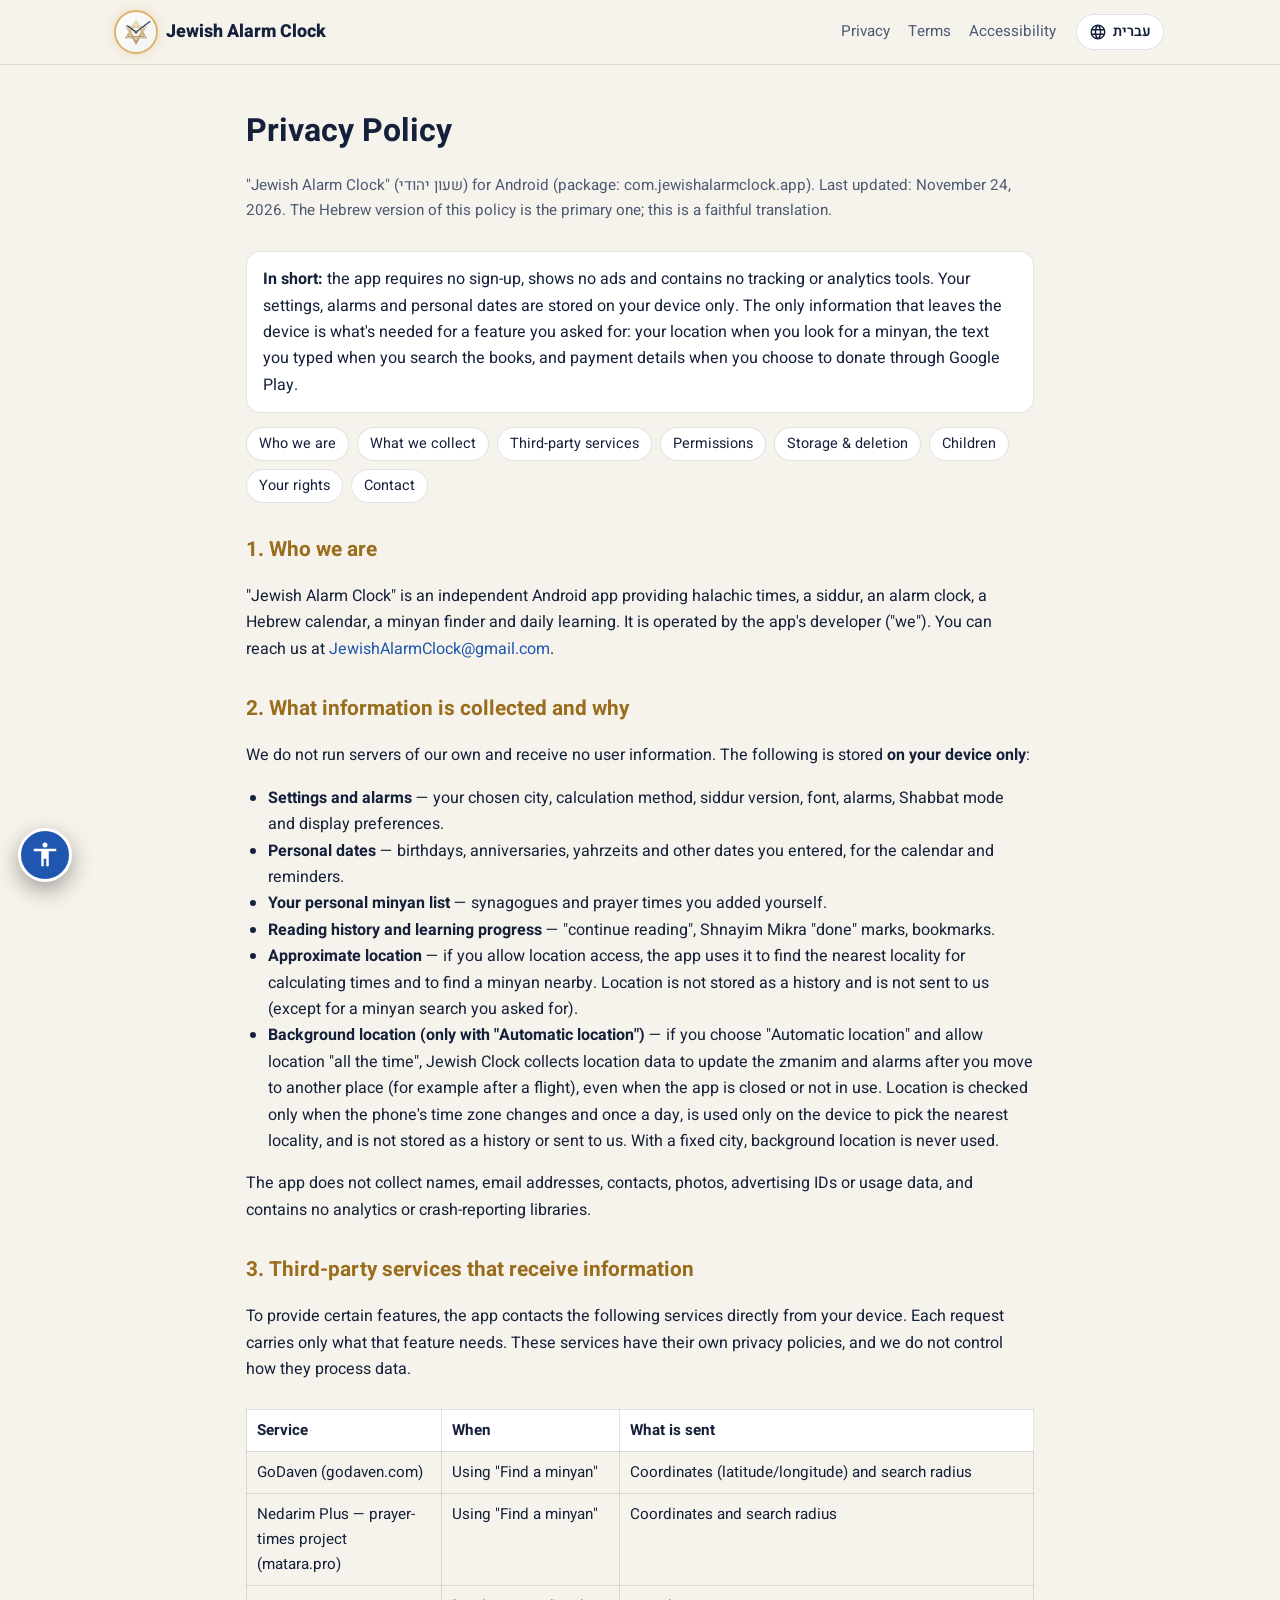
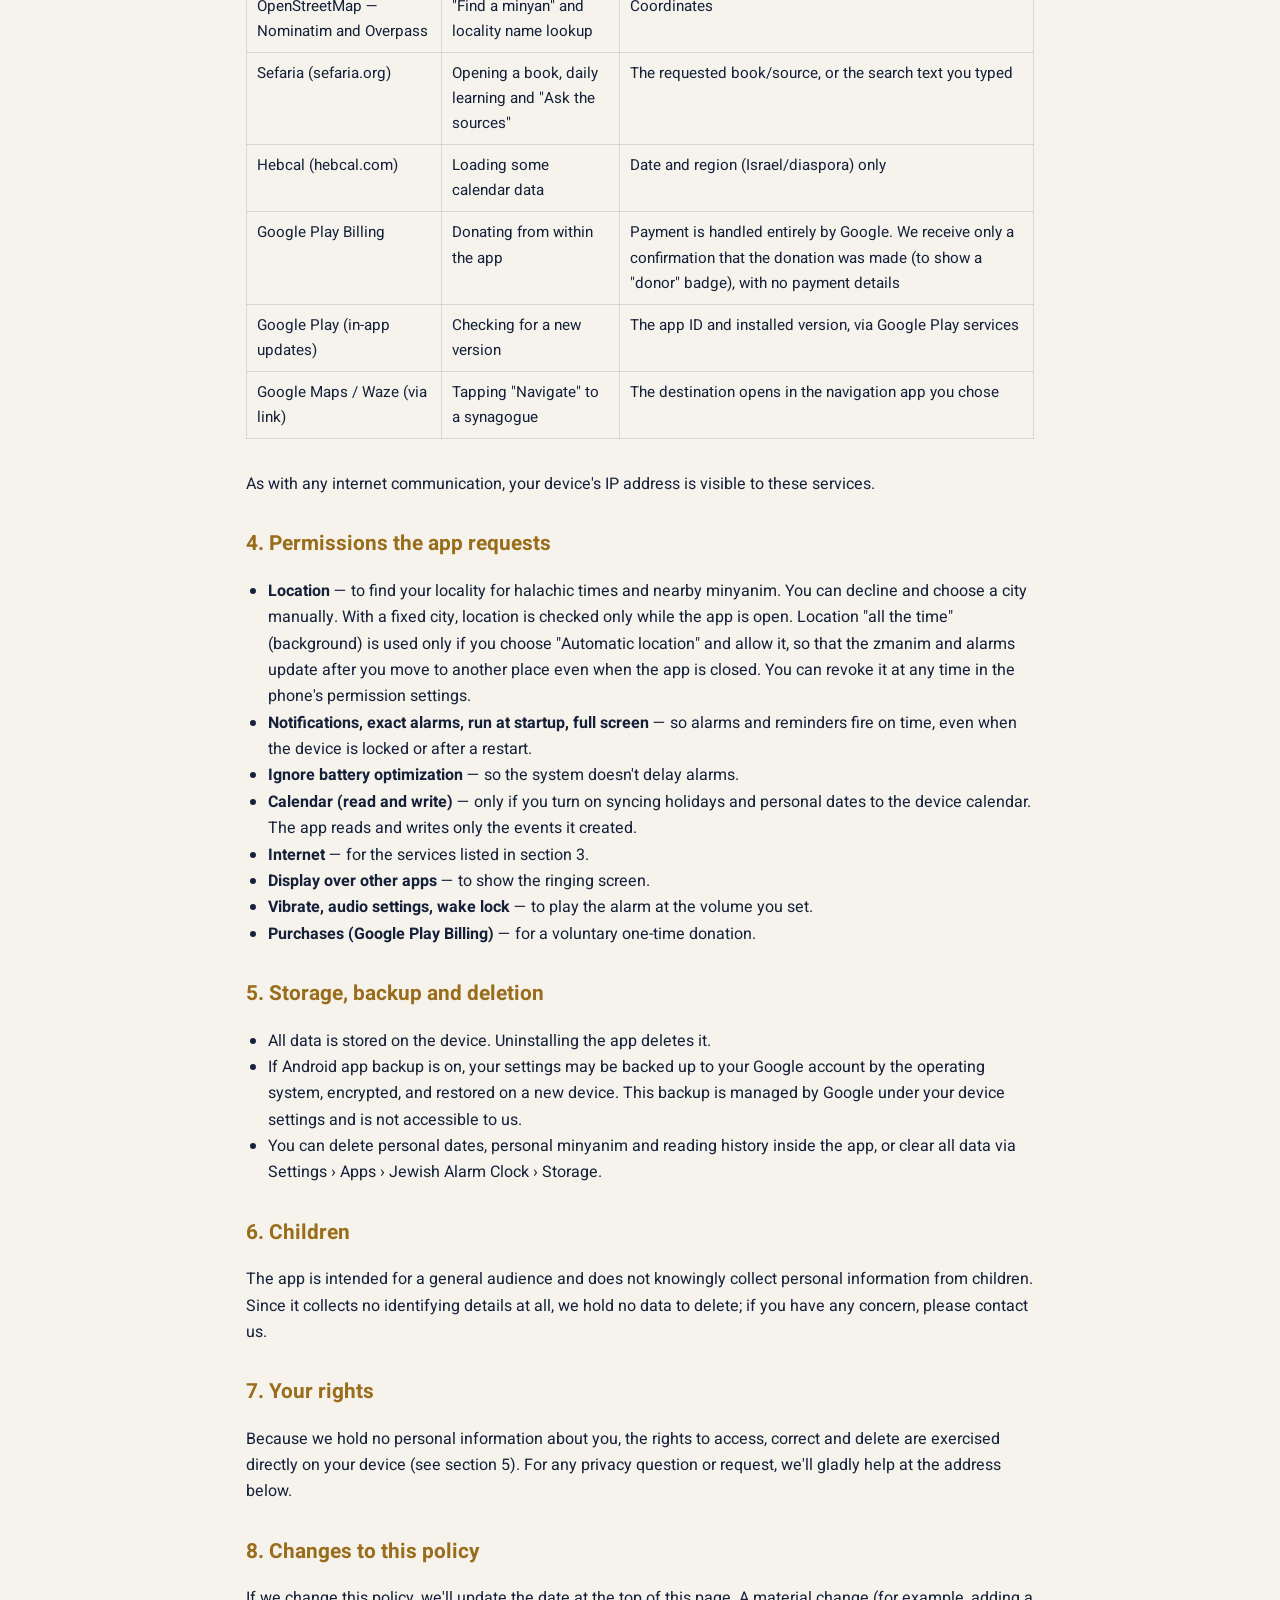
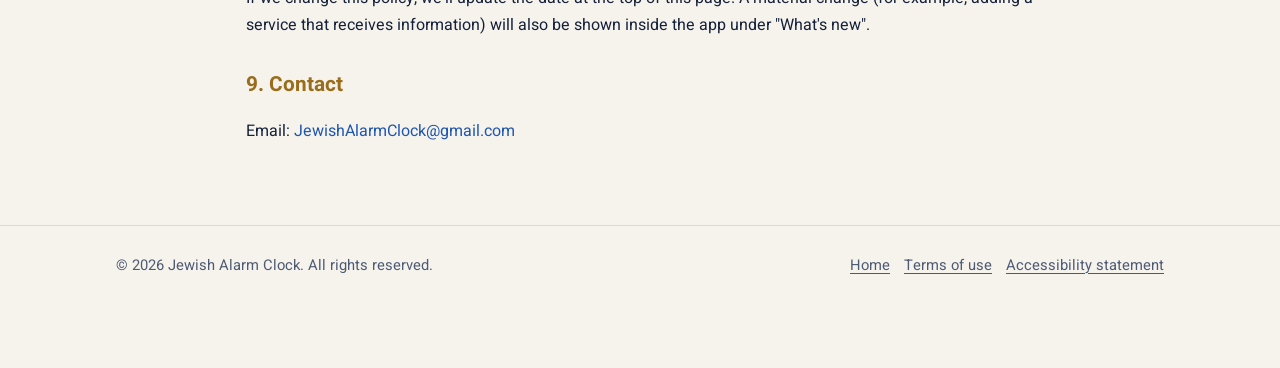
<file: en/privacy.html>
<!doctype html>
<html lang="en" dir="ltr">
<head>
  <meta charset="utf-8">
  <meta name="viewport" content="width=device-width, initial-scale=1">
  <title>Privacy Policy — Jewish Alarm Clock</title>
  <meta name="description" content="Privacy policy of the Jewish Alarm Clock Android app: what is collected, where it is sent and how to delete it.">
  <link rel="alternate" hreflang="he" href="https://yudati.github.io/jewish-clock-site/privacy.html">
  <link rel="alternate" hreflang="en" href="https://yudati.github.io/jewish-clock-site/en/privacy.html">
  <link rel="alternate" hreflang="x-default" href="https://yudati.github.io/jewish-clock-site/privacy.html">
  <meta name="theme-color" content="#0f1a2e">
  <link rel="icon" href="../assets/favicon.png">
  <link rel="apple-touch-icon" href="../assets/logo-256.png">
  <link rel="preconnect" href="https://fonts.googleapis.com">
  <link href="https://fonts.googleapis.com/css2?family=Heebo:wght@400;500;600;700;800&display=swap" rel="stylesheet">
  <link rel="stylesheet" href="../style.css?v=6">
</head>
<body>
<a class="skip" href="#main">Skip to content</a>
<nav class="nav" aria-label="Main navigation">
  <div class="wrap">
    <a class="brand" href="index.html"><img src="../assets/logo-256.png" alt="" width="40" height="40">Jewish Alarm Clock</a>
    <div class="links"><a href="privacy.html" aria-current="page">Privacy</a><a href="terms.html">Terms</a><a href="accessibility.html">Accessibility</a></div>
    <div class="tools"><a class="chip-btn" href="../privacy.html" hreflang="he" lang="he"><svg viewBox="0 0 24 24" aria-hidden="true"><path fill="currentColor" d="M12 2a10 10 0 1 0 0 20 10 10 0 0 0 0-20zm6.9 6h-2.9a15.7 15.7 0 0 0-1.4-3.6A8 8 0 0 1 18.9 8zM12 4c.8 1.2 1.5 2.5 1.9 4h-3.8c.4-1.5 1.1-2.8 1.9-4zM4.3 14a8.2 8.2 0 0 1 0-4h3.4a16.5 16.5 0 0 0 0 4H4.3zm.8 2h2.9c.3 1.3.8 2.5 1.4 3.6A8 8 0 0 1 5.1 16zM8 8H5.1a8 8 0 0 1 4.3-3.6C8.8 5.5 8.3 6.7 8 8zm4 12c-.8-1.2-1.5-2.5-1.9-4h3.8c-.4 1.5-1.1 2.8-1.9 4zm2.3-6H9.7a14.7 14.7 0 0 1 0-4h4.6a14.7 14.7 0 0 1 0 4zm.3 5.6c.6-1.1 1.1-2.3 1.4-3.6h2.9a8 8 0 0 1-4.3 3.6zm1.7-5.6a16.5 16.5 0 0 0 0-4h3.4a8.2 8.2 0 0 1 0 4h-3.4z"/></svg>עברית</a></div>
  </div>
</nav>
<main class="doc" id="main">
  <div class="wrap">
    <h1>Privacy Policy</h1>
    <p class="meta">"Jewish Alarm Clock" (שעון יהודי) for Android (package: com.jewishalarmclock.app). Last updated: November 24, 2026. The Hebrew version of this policy is the primary one; this is a faithful translation.</p>

    <div class="box">
      <strong>In short:</strong> the app requires no sign-up, shows no ads and contains no tracking or analytics tools.
      Your settings, alarms and personal dates are stored on your device only. The only information that leaves the device is what's needed
      for a feature you asked for: your location when you look for a minyan, the text you typed when you search the books, and payment details when you choose to donate through Google Play.
    </div>

    <nav class="toc" aria-label="Contents">
      <a href="#who">Who we are</a><a href="#data">What we collect</a><a href="#third">Third-party services</a>
      <a href="#perm">Permissions</a><a href="#storage">Storage &amp; deletion</a><a href="#children">Children</a><a href="#rights">Your rights</a><a href="#contact">Contact</a>
    </nav>

    <h2 id="who">1. Who we are</h2>
    <p>"Jewish Alarm Clock" is an independent Android app providing halachic times, a siddur, an alarm clock, a Hebrew calendar, a minyan finder and daily learning.
    It is operated by the app's developer ("we"). You can reach us at <a href="mailto:JewishAlarmClock@gmail.com">JewishAlarmClock@gmail.com</a>.</p>

    <h2 id="data">2. What information is collected and why</h2>
    <p>We do not run servers of our own and receive no user information. The following is stored <strong>on your device only</strong>:</p>
    <ul>
      <li><strong>Settings and alarms</strong> — your chosen city, calculation method, siddur version, font, alarms, Shabbat mode and display preferences.</li>
      <li><strong>Personal dates</strong> — birthdays, anniversaries, yahrzeits and other dates you entered, for the calendar and reminders.</li>
      <li><strong>Your personal minyan list</strong> — synagogues and prayer times you added yourself.</li>
      <li><strong>Reading history and learning progress</strong> — "continue reading", Shnayim Mikra "done" marks, bookmarks.</li>
      <li><strong>Approximate location</strong> — if you allow location access, the app uses it to find the nearest locality for calculating times and to find a minyan nearby. Location is not stored as a history and is not sent to us (except for a minyan search you asked for).</li>
      <li><strong>Background location (only with "Automatic location")</strong> — if you choose "Automatic location" and allow location "all the time", Jewish Clock collects location data to update the zmanim and alarms after you move to another place (for example after a flight), even when the app is closed or not in use. Location is checked only when the phone's time zone changes and once a day, is used only on the device to pick the nearest locality, and is not stored as a history or sent to us. With a fixed city, background location is never used.</li>
    </ul>
    <p>The app does not collect names, email addresses, contacts, photos, advertising IDs or usage data, and contains no analytics or crash-reporting libraries.</p>

    <h2 id="third">3. Third-party services that receive information</h2>
    <p>To provide certain features, the app contacts the following services directly from your device. Each request carries only what that feature needs. These services have their own privacy policies, and we do not control how they process data.</p>
    <div class="table-scroll"><table>
      <thead><tr><th>Service</th><th>When</th><th>What is sent</th></tr></thead>
      <tbody>
        <tr><td>GoDaven (godaven.com)</td><td>Using "Find a minyan"</td><td>Coordinates (latitude/longitude) and search radius</td></tr>
        <tr><td>Nedarim Plus — prayer-times project (matara.pro)</td><td>Using "Find a minyan"</td><td>Coordinates and search radius</td></tr>
        <tr><td>OpenStreetMap — Nominatim and Overpass</td><td>"Find a minyan" and locality name lookup</td><td>Coordinates</td></tr>
        <tr><td>Sefaria (sefaria.org)</td><td>Opening a book, daily learning and "Ask the sources"</td><td>The requested book/source, or the search text you typed</td></tr>
        <tr><td>Hebcal (hebcal.com)</td><td>Loading some calendar data</td><td>Date and region (Israel/diaspora) only</td></tr>
        <tr><td>Google Play Billing</td><td>Donating from within the app</td><td>Payment is handled entirely by Google. We receive only a confirmation that the donation was made (to show a "donor" badge), with no payment details</td></tr>
        <tr><td>Google Play (in-app updates)</td><td>Checking for a new version</td><td>The app ID and installed version, via Google Play services</td></tr>
        <tr><td>Google Maps / Waze (via link)</td><td>Tapping "Navigate" to a synagogue</td><td>The destination opens in the navigation app you chose</td></tr>
      </tbody>
    </table></div>
    <p>As with any internet communication, your device's IP address is visible to these services.</p>

    <h2 id="perm">4. Permissions the app requests</h2>
    <ul>
      <li><strong>Location</strong> — to find your locality for halachic times and nearby minyanim. You can decline and choose a city manually. With a fixed city, location is checked only while the app is open. Location "all the time" (background) is used only if you choose "Automatic location" and allow it, so that the zmanim and alarms update after you move to another place even when the app is closed. You can revoke it at any time in the phone's permission settings.</li>
      <li><strong>Notifications, exact alarms, run at startup, full screen</strong> — so alarms and reminders fire on time, even when the device is locked or after a restart.</li>
      <li><strong>Ignore battery optimization</strong> — so the system doesn't delay alarms.</li>
      <li><strong>Calendar (read and write)</strong> — only if you turn on syncing holidays and personal dates to the device calendar. The app reads and writes only the events it created.</li>
      <li><strong>Internet</strong> — for the services listed in section 3.</li>
      <li><strong>Display over other apps</strong> — to show the ringing screen.</li>
      <li><strong>Vibrate, audio settings, wake lock</strong> — to play the alarm at the volume you set.</li>
      <li><strong>Purchases (Google Play Billing)</strong> — for a voluntary one-time donation.</li>
    </ul>

    <h2 id="storage">5. Storage, backup and deletion</h2>
    <ul>
      <li>All data is stored on the device. Uninstalling the app deletes it.</li>
      <li>If Android app backup is on, your settings may be backed up to your Google account by the operating system, encrypted, and restored on a new device. This backup is managed by Google under your device settings and is not accessible to us.</li>
      <li>You can delete personal dates, personal minyanim and reading history inside the app, or clear all data via Settings › Apps › Jewish Alarm Clock › Storage.</li>
    </ul>

    <h2 id="children">6. Children</h2>
    <p>The app is intended for a general audience and does not knowingly collect personal information from children. Since it collects no identifying details at all, we hold no data to delete; if you have any concern, please contact us.</p>

    <h2 id="rights">7. Your rights</h2>
    <p>Because we hold no personal information about you, the rights to access, correct and delete are exercised directly on your device (see section 5). For any privacy question or request, we'll gladly help at the address below.</p>

    <h2 id="changes">8. Changes to this policy</h2>
    <p>If we change this policy, we'll update the date at the top of this page. A material change (for example, adding a service that receives information) will also be shown inside the app under "What's new".</p>

    <h2 id="contact">9. Contact</h2>
    <p>Email: <a href="mailto:JewishAlarmClock@gmail.com">JewishAlarmClock@gmail.com</a></p>
  </div>
</main>
<footer>
  <div class="wrap">
    <span>© <span id="y">2026</span> Jewish Alarm Clock. All rights reserved.</span>
    <nav class="legal" aria-label="Legal documents"><a href="index.html">Home</a><a href="terms.html">Terms of use</a><a href="accessibility.html">Accessibility statement</a></nav>
  </div>
</footer>
<script src="../site.js?v=6" defer></script>
</body>
</html>
</file>
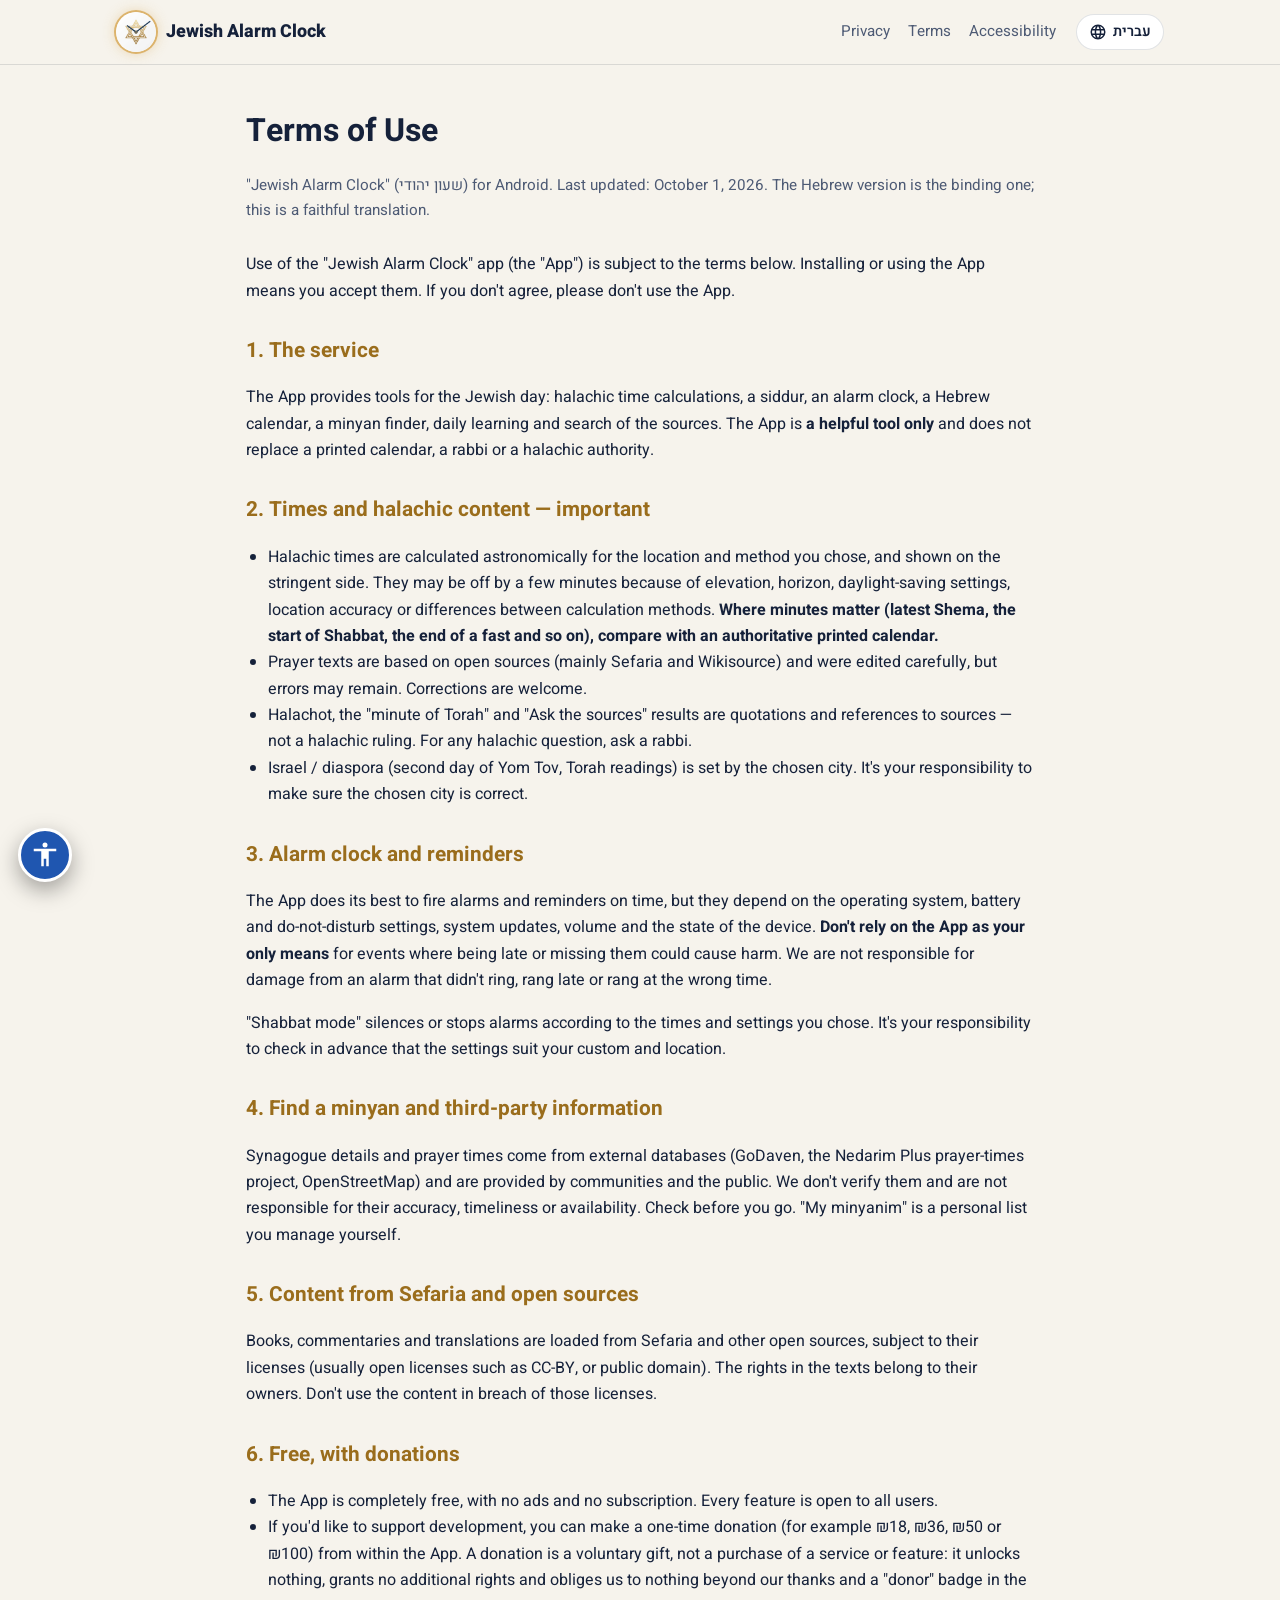
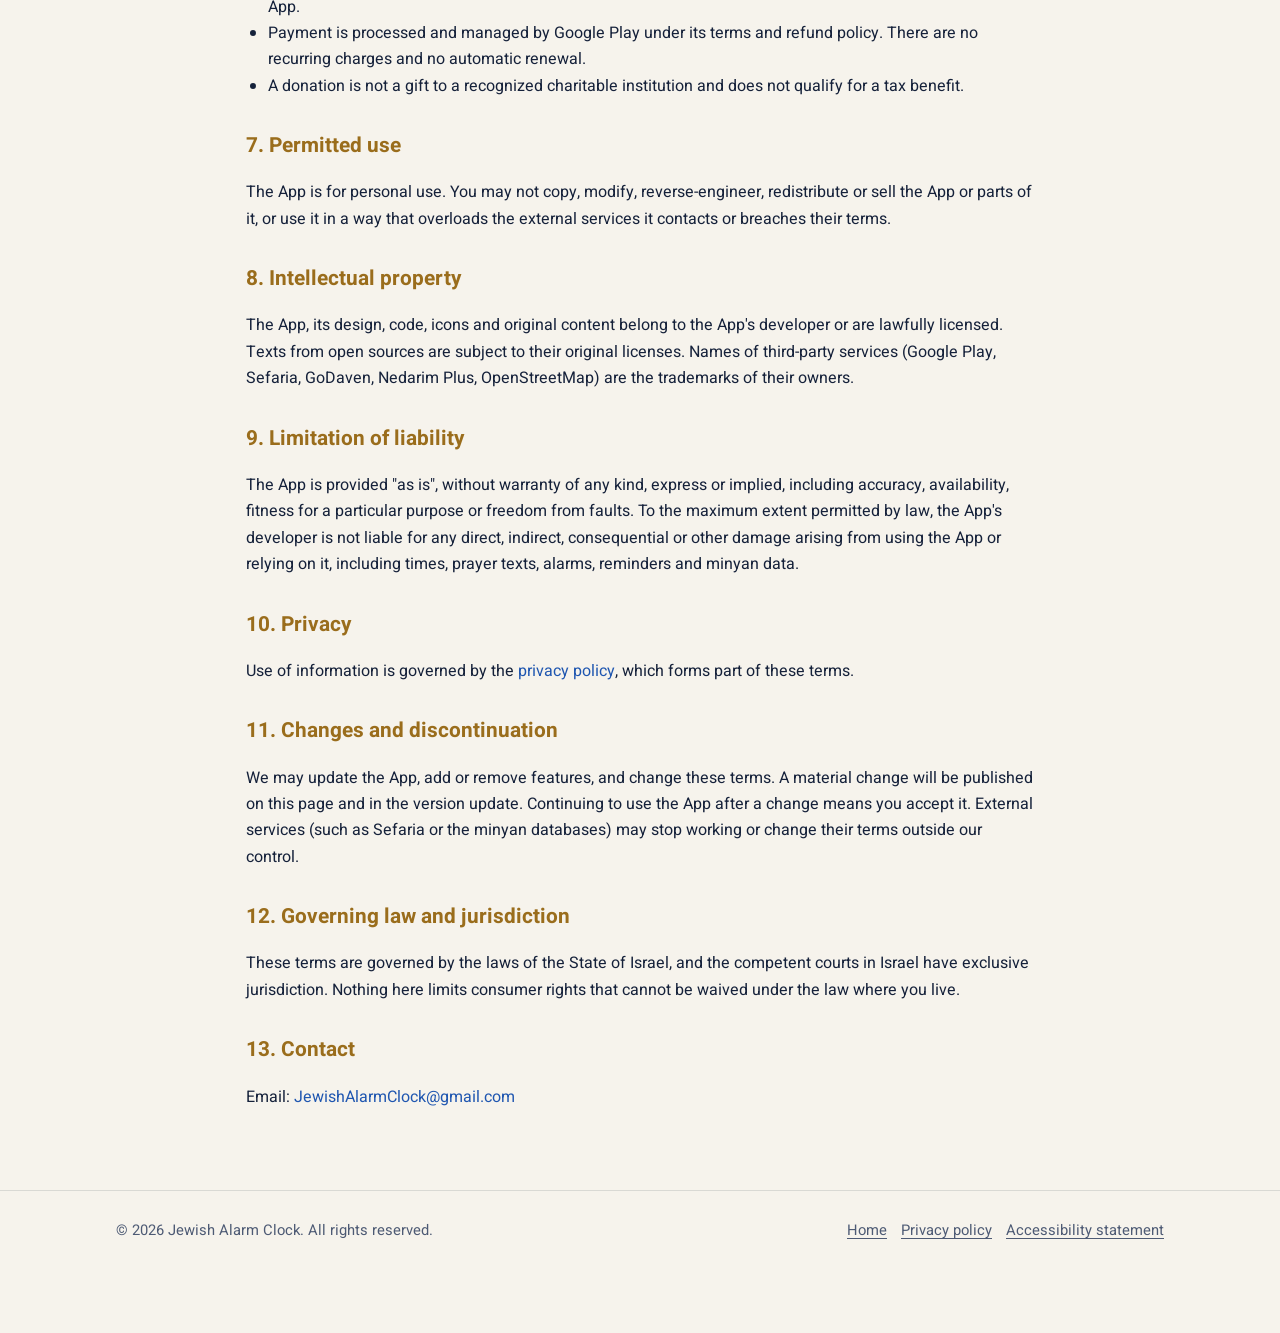
<file: en/terms.html>
<!doctype html>
<html lang="en" dir="ltr">
<head>
  <meta charset="utf-8">
  <meta name="viewport" content="width=device-width, initial-scale=1">
  <title>Terms of Use — Jewish Alarm Clock</title>
  <meta name="description" content="Terms of use of the Jewish Alarm Clock Android app.">
  <link rel="alternate" hreflang="he" href="https://yudati.github.io/jewish-clock-site/terms.html">
  <link rel="alternate" hreflang="en" href="https://yudati.github.io/jewish-clock-site/en/terms.html">
  <link rel="alternate" hreflang="x-default" href="https://yudati.github.io/jewish-clock-site/terms.html">
  <meta name="theme-color" content="#0f1a2e">
  <link rel="icon" href="../assets/favicon.png">
  <link rel="apple-touch-icon" href="../assets/logo-256.png">
  <link rel="preconnect" href="https://fonts.googleapis.com">
  <link href="https://fonts.googleapis.com/css2?family=Heebo:wght@400;500;600;700;800&display=swap" rel="stylesheet">
  <link rel="stylesheet" href="../style.css?v=6">
</head>
<body>
<a class="skip" href="#main">Skip to content</a>
<nav class="nav" aria-label="Main navigation">
  <div class="wrap">
    <a class="brand" href="index.html"><img src="../assets/logo-256.png" alt="" width="40" height="40">Jewish Alarm Clock</a>
    <div class="links"><a href="privacy.html">Privacy</a><a href="terms.html" aria-current="page">Terms</a><a href="accessibility.html">Accessibility</a></div>
    <div class="tools"><a class="chip-btn" href="../terms.html" hreflang="he" lang="he"><svg viewBox="0 0 24 24" aria-hidden="true"><path fill="currentColor" d="M12 2a10 10 0 1 0 0 20 10 10 0 0 0 0-20zm6.9 6h-2.9a15.7 15.7 0 0 0-1.4-3.6A8 8 0 0 1 18.9 8zM12 4c.8 1.2 1.5 2.5 1.9 4h-3.8c.4-1.5 1.1-2.8 1.9-4zM4.3 14a8.2 8.2 0 0 1 0-4h3.4a16.5 16.5 0 0 0 0 4H4.3zm.8 2h2.9c.3 1.3.8 2.5 1.4 3.6A8 8 0 0 1 5.1 16zM8 8H5.1a8 8 0 0 1 4.3-3.6C8.8 5.5 8.3 6.7 8 8zm4 12c-.8-1.2-1.5-2.5-1.9-4h3.8c-.4 1.5-1.1 2.8-1.9 4zm2.3-6H9.7a14.7 14.7 0 0 1 0-4h4.6a14.7 14.7 0 0 1 0 4zm.3 5.6c.6-1.1 1.1-2.3 1.4-3.6h2.9a8 8 0 0 1-4.3 3.6zm1.7-5.6a16.5 16.5 0 0 0 0-4h3.4a8.2 8.2 0 0 1 0 4h-3.4z"/></svg>עברית</a></div>
  </div>
</nav>
<main class="doc" id="main">
  <div class="wrap">
    <h1>Terms of Use</h1>
    <p class="meta">"Jewish Alarm Clock" (שעון יהודי) for Android. Last updated: October 1, 2026. The Hebrew version is the binding one; this is a faithful translation.</p>

    <p>Use of the "Jewish Alarm Clock" app (the "App") is subject to the terms below. Installing or using the App means you accept them. If you don't agree, please don't use the App.</p>

    <h2>1. The service</h2>
    <p>The App provides tools for the Jewish day: halachic time calculations, a siddur, an alarm clock, a Hebrew calendar, a minyan finder, daily learning and search of the sources. The App is <strong>a helpful tool only</strong> and does not replace a printed calendar, a rabbi or a halachic authority.</p>

    <h2>2. Times and halachic content — important</h2>
    <ul>
      <li>Halachic times are calculated astronomically for the location and method you chose, and shown on the stringent side. They may be off by a few minutes because of elevation, horizon, daylight-saving settings, location accuracy or differences between calculation methods. <strong>Where minutes matter (latest Shema, the start of Shabbat, the end of a fast and so on), compare with an authoritative printed calendar.</strong></li>
      <li>Prayer texts are based on open sources (mainly Sefaria and Wikisource) and were edited carefully, but errors may remain. Corrections are welcome.</li>
      <li>Halachot, the "minute of Torah" and "Ask the sources" results are quotations and references to sources — not a halachic ruling. For any halachic question, ask a rabbi.</li>
      <li>Israel / diaspora (second day of Yom Tov, Torah readings) is set by the chosen city. It's your responsibility to make sure the chosen city is correct.</li>
    </ul>

    <h2>3. Alarm clock and reminders</h2>
    <p>The App does its best to fire alarms and reminders on time, but they depend on the operating system, battery and do-not-disturb settings, system updates, volume and the state of the device. <strong>Don't rely on the App as your only means</strong> for events where being late or missing them could cause harm. We are not responsible for damage from an alarm that didn't ring, rang late or rang at the wrong time.</p>
    <p>"Shabbat mode" silences or stops alarms according to the times and settings you chose. It's your responsibility to check in advance that the settings suit your custom and location.</p>

    <h2>4. Find a minyan and third-party information</h2>
    <p>Synagogue details and prayer times come from external databases (GoDaven, the Nedarim Plus prayer-times project, OpenStreetMap) and are provided by communities and the public. We don't verify them and are not responsible for their accuracy, timeliness or availability. Check before you go. "My minyanim" is a personal list you manage yourself.</p>

    <h2>5. Content from Sefaria and open sources</h2>
    <p>Books, commentaries and translations are loaded from Sefaria and other open sources, subject to their licenses (usually open licenses such as CC-BY, or public domain). The rights in the texts belong to their owners. Don't use the content in breach of those licenses.</p>

    <h2>6. Free, with donations</h2>
    <ul>
      <li>The App is completely free, with no ads and no subscription. Every feature is open to all users.</li>
      <li>If you'd like to support development, you can make a one-time donation (for example ₪18, ₪36, ₪50 or ₪100) from within the App. A donation is a voluntary gift, not a purchase of a service or feature: it unlocks nothing, grants no additional rights and obliges us to nothing beyond our thanks and a "donor" badge in the App.</li>
      <li>Payment is processed and managed by Google Play under its terms and refund policy. There are no recurring charges and no automatic renewal.</li>
      <li>A donation is not a gift to a recognized charitable institution and does not qualify for a tax benefit.</li>
    </ul>

    <h2>7. Permitted use</h2>
    <p>The App is for personal use. You may not copy, modify, reverse-engineer, redistribute or sell the App or parts of it, or use it in a way that overloads the external services it contacts or breaches their terms.</p>

    <h2>8. Intellectual property</h2>
    <p>The App, its design, code, icons and original content belong to the App's developer or are lawfully licensed. Texts from open sources are subject to their original licenses. Names of third-party services (Google Play, Sefaria, GoDaven, Nedarim Plus, OpenStreetMap) are the trademarks of their owners.</p>

    <h2>9. Limitation of liability</h2>
    <p>The App is provided "as is", without warranty of any kind, express or implied, including accuracy, availability, fitness for a particular purpose or freedom from faults. To the maximum extent permitted by law, the App's developer is not liable for any direct, indirect, consequential or other damage arising from using the App or relying on it, including times, prayer texts, alarms, reminders and minyan data.</p>

    <h2>10. Privacy</h2>
    <p>Use of information is governed by the <a href="privacy.html">privacy policy</a>, which forms part of these terms.</p>

    <h2>11. Changes and discontinuation</h2>
    <p>We may update the App, add or remove features, and change these terms. A material change will be published on this page and in the version update. Continuing to use the App after a change means you accept it. External services (such as Sefaria or the minyan databases) may stop working or change their terms outside our control.</p>

    <h2>12. Governing law and jurisdiction</h2>
    <p>These terms are governed by the laws of the State of Israel, and the competent courts in Israel have exclusive jurisdiction. Nothing here limits consumer rights that cannot be waived under the law where you live.</p>

    <h2>13. Contact</h2>
    <p>Email: <a href="mailto:JewishAlarmClock@gmail.com">JewishAlarmClock@gmail.com</a></p>
  </div>
</main>
<footer>
  <div class="wrap">
    <span>© <span id="y">2026</span> Jewish Alarm Clock. All rights reserved.</span>
    <nav class="legal" aria-label="Legal documents"><a href="index.html">Home</a><a href="privacy.html">Privacy policy</a><a href="accessibility.html">Accessibility statement</a></nav>
  </div>
</footer>
<script src="../site.js?v=6" defer></script>
</body>
</html>
</file>
<file: style.css>
/* שעון יהודי — אתר נחיתה ודפים משפטיים. צבעי האפליקציה: כחול-לילה + זהב. עברית (RTL) ואנגלית (LTR). */
:root {
  --bg: #0f1a2e;
  --bg-2: #16243d;
  --card: rgba(255, 255, 255, 0.06);
  --card-border: rgba(255, 255, 255, 0.10);
  --text: #f1f4fa;
  --muted: #b4bdd0;
  --gold: #d4a24a;
  --gold-2: #f0c877;
  --blue: #9cc0ff;
  --radius: 18px;
  --max: 1080px;
  --focus: #ffd34d;
}
@media (prefers-color-scheme: light) {
  :root:not([data-theme="dark"]) {
    --bg: #f6f3ec;
    --bg-2: #ffffff;
    --card: #ffffff;
    --card-border: rgba(15, 26, 46, 0.12);
    --text: #15213a;
    --muted: #4d5a74;
    --gold: #9a6d1c;
    --gold-2: #c9962f;
    --blue: #1f56b0;
    --focus: #1f56b0;
  }
}
* { box-sizing: border-box; }
html { scroll-behavior: smooth; }
body {
  margin: 0;
  background: var(--bg);
  color: var(--text);
  font-family: "Heebo", "Segoe UI", Arial, sans-serif;
  font-size: 1rem;
  line-height: 1.65;
  -webkit-font-smoothing: antialiased;
}
a { color: var(--blue); text-decoration: none; }
a:hover { text-decoration: underline; }
img { max-width: 100%; display: block; }
.wrap { max-width: var(--max); margin: 0 auto; padding: 0 16px; }
:focus-visible { outline: 3px solid var(--focus); outline-offset: 3px; border-radius: 6px; }

/* דילוג לתוכן — מופיע רק בניווט מקלדת */
.skip {
  position: absolute; inset-inline-start: 12px; top: -60px; z-index: 100;
  background: var(--gold-2); color: #1a1407; padding: 10px 16px; border-radius: 10px; font-weight: 700;
}
.skip:focus { top: 12px; }

/* ── ניווט ─────────────────────────────────────────── */
.nav {
  position: sticky; top: 0; z-index: 20;
  background: color-mix(in srgb, var(--bg) 88%, transparent);
  backdrop-filter: blur(10px);
  border-bottom: 1px solid var(--card-border);
}
.nav .wrap { display: flex; align-items: center; gap: 14px; height: 64px; }
.nav .brand { display: flex; align-items: center; gap: 10px; font-weight: 800; font-size: 1.12rem; color: var(--text); }
.nav .brand:hover { text-decoration: none; }
.nav .brand img {
  width: 40px; height: 40px; border-radius: 50%;
  box-shadow: 0 0 0 2px rgba(212, 162, 74, .75), 0 0 14px rgba(212, 162, 74, .45);
}
.nav .links { margin-inline-start: auto; display: flex; gap: 18px; font-size: .95rem; }
.nav .links a { color: var(--muted); }
.nav .links a:hover { color: var(--text); text-decoration: none; }
.nav .tools { display: flex; gap: 8px; align-items: center; }
.nav .links + .tools { margin-inline-start: 6px; }
.nav .wrap > .tools:first-of-type { margin-inline-start: auto; }
.chip-btn {
  display: inline-flex; align-items: center; gap: 6px; height: 36px; padding: 0 12px;
  border-radius: 999px; border: 1px solid var(--card-border); background: var(--card);
  color: var(--text); font: inherit; font-size: .9rem; font-weight: 600; cursor: pointer;
}
.chip-btn:hover { border-color: var(--gold); text-decoration: none; }
.chip-btn svg { width: 18px; height: 18px; }
@media (max-width: 760px) { .nav .links { display: none; } .nav .tools { margin-inline-start: auto; } }

/* ── כפתורים ───────────────────────────────────────── */
.btn {
  display: inline-flex; align-items: center; gap: 10px;
  padding: 13px 22px; border-radius: 14px; font-weight: 700; font-size: 1.05rem;
  background: linear-gradient(135deg, #f0c877, #d4a24a);
  color: #1a1407; box-shadow: 0 8px 24px rgba(212, 162, 74, .25);
  transition: transform .15s ease, box-shadow .15s ease; border: 0; cursor: pointer;
}
.btn:hover { transform: translateY(-1px); box-shadow: 0 12px 28px rgba(212, 162, 74, .35); text-decoration: none; }
.btn svg { width: 22px; height: 22px; }
.btn.ghost { background: rgba(255,255,255,.08); color: #fff; border: 1px solid rgba(255,255,255,.22); box-shadow: none; }

/* ── גיבור — בהשראת תמונת החנות: לילה, בית המקדש, לוגו עגול עם הילה זהובה ── */
.hero {
  position: relative; overflow: hidden; color: #f4f6fb;
  background: #0a1226 url("assets/hero-bg.jpg") center 40% / cover no-repeat;
  padding: 56px 0 48px;
}
.hero::before {
  content: ""; position: absolute; inset: 0;
  background: linear-gradient(to left, rgba(6, 12, 28, .92) 0%, rgba(6, 12, 28, .78) 45%, rgba(6, 12, 28, .35) 100%);
}
[dir="ltr"] .hero::before { background: linear-gradient(to right, rgba(6, 12, 28, .92) 0%, rgba(6, 12, 28, .78) 45%, rgba(6, 12, 28, .35) 100%); }
.hero::after { content: ""; position: absolute; inset: auto 0 0 0; height: 80px; background: linear-gradient(transparent, var(--bg)); }
.hero .wrap { position: relative; z-index: 1; display: grid; grid-template-columns: 1.15fr .85fr; gap: 36px; align-items: center; }
@media (max-width: 860px) {
  .hero { background-image: url("assets/hero-bg-sm.jpg"); }
  .hero::before { background: rgba(6, 12, 28, .8); }
  .hero .wrap { grid-template-columns: 1fr; text-align: center; }
  .hero .cta, .hero .brandblock { justify-content: center; }
  .hero .goldbar { margin-inline: auto; }
}
.brandblock { display: flex; align-items: center; gap: 18px; margin-bottom: 18px; }
.logo-glow { position: relative; flex: 0 0 auto; width: 104px; height: 104px; }
.logo-glow::before {
  content: ""; position: absolute; inset: -26px; border-radius: 50%;
  background: radial-gradient(circle, rgba(212, 162, 74, .55) 0%, rgba(212, 162, 74, .18) 45%, transparent 70%);
}
.logo-glow img { position: relative; width: 104px; height: 104px; border-radius: 50%; box-shadow: 0 10px 30px rgba(0,0,0,.45), 0 0 0 3px rgba(240, 200, 119, .8); }
.brandtext h1 { font-size: clamp(2.1rem, 5.4vw, 3.4rem); line-height: 1.1; margin: 0; font-weight: 800; color: #fff; }
.goldbar { width: 120px; height: 5px; border-radius: 4px; background: linear-gradient(90deg, #f0c877, #d4a24a); margin: 12px 0 8px; }
.brandtext .latin { color: #f0c877; font-weight: 600; letter-spacing: .02em; font-size: 1.05rem; }
.hero .tagline { font-size: clamp(1.25rem, 2.6vw, 1.6rem); font-weight: 700; margin: 6px 0 10px; color: #fff; }
.hero p.lead { font-size: 1.1rem; color: #d3d9e6; margin: 0 0 24px; }
.hero .cta { display: flex; gap: 12px; flex-wrap: wrap; align-items: center; }
.hero .note { font-size: .88rem; color: #c3cbdb; margin-top: 12px; }
/* download button alone, requirement in small print under it; "what's inside" as a separate link below */
.dl { display: inline-flex; flex-direction: column; align-items: center; gap: 6px; }
.req { font-size: .78rem; color: var(--muted, #c3cbdb); }
.hero .req { color: #c3cbdb; }
.hero .morelink { display: inline-block; margin-top: 18px; color: var(--gold, #f3cc5e); font-weight: 600; text-decoration: none; border-bottom: 1px dashed currentColor; padding-bottom: 2px; }
.hero .morelink:hover { opacity: .85; }
.hero .shot {
  margin: 0 auto; width: min(300px, 70vw); height: auto;
  border-radius: 28px; border: 6px solid #0b1324; box-shadow: 0 30px 60px rgba(0,0,0,.55);
}

/* ── קטעים ─────────────────────────────────────────── */
section { padding: 44px 0; }
section h2 { font-size: 1.7rem; margin: 0 0 6px; }
section p.sub { color: var(--muted); margin: 0 0 24px; }
.grid { display: grid; grid-template-columns: repeat(auto-fit, minmax(240px, 1fr)); gap: 14px; }
.card { background: var(--card); border: 1px solid var(--card-border); border-radius: var(--radius); padding: 18px 18px 16px; }
.card .ic { font-size: 1.7rem; line-height: 1; margin-bottom: 10px; }
.card h3 { margin: 0 0 6px; font-size: 1.08rem; }
.card p { margin: 0; color: var(--muted); font-size: .95rem; }

/* ── צילומי מסך ────────────────────────────────────── */
/* video — responsive 16:9 YouTube embed */
.video { position: relative; aspect-ratio: 16 / 9; border-radius: 20px; overflow: hidden; border: 4px solid #0b1324; box-shadow: 0 14px 30px rgba(0,0,0,.35); background: #0b1324; }
.video iframe { position: absolute; inset: 0; width: 100%; height: 100%; border: 0; }
.shots { display: flex; gap: 14px; overflow-x: auto; padding: 6px 2px 18px; scroll-snap-type: x mandatory; }
.shots img { width: 240px; height: auto; flex: 0 0 auto; border-radius: 20px; scroll-snap-align: start; border: 4px solid #0b1324; box-shadow: 0 14px 30px rgba(0,0,0,.35); }
.shots::-webkit-scrollbar { height: 8px; }
.shots::-webkit-scrollbar-thumb { background: var(--card-border); border-radius: 8px; }

/* ── שאלות ─────────────────────────────────────────── */
details { background: var(--card); border: 1px solid var(--card-border); border-radius: 14px; padding: 12px 16px; margin-bottom: 10px; }
details summary { cursor: pointer; font-weight: 700; list-style: none; }
details summary::-webkit-details-marker { display: none; }
details summary::before { content: "＋"; color: var(--gold); margin-inline-end: 8px; }
details[open] summary::before { content: "－"; }
details p { color: var(--muted); margin: 8px 0 2px; }

/* ── כותרת תחתונה ──────────────────────────────────── */
footer { border-top: 1px solid var(--card-border); padding: 28px 0 90px; color: var(--muted); font-size: .92rem; }
footer .wrap { display: flex; flex-wrap: wrap; gap: 10px 22px; align-items: center; }
footer .legal { margin-inline-start: auto; display: flex; flex-wrap: wrap; gap: 14px; }
footer a { color: var(--muted); text-decoration: underline; text-underline-offset: 3px; }

/* ── דפים משפטיים ──────────────────────────────────── */
.doc { padding: 40px 0 64px; }
.doc .wrap { max-width: 820px; }
.doc h1 { font-size: 2rem; margin: 0 0 4px; }
.doc .meta { color: var(--muted); margin-bottom: 28px; font-size: .95rem; }
.doc h2 { font-size: 1.3rem; margin: 30px 0 8px; color: var(--gold); }
.doc h3 { font-size: 1.05rem; margin: 18px 0 6px; }
.doc ul { padding-inline-start: 22px; }
.doc table { width: 100%; border-collapse: collapse; margin: 10px 0 16px; font-size: .95rem; }
.doc th, .doc td { border: 1px solid var(--card-border); padding: 8px 10px; text-align: start; vertical-align: top; }
.doc th { background: var(--card); }
.doc .box { background: var(--card); border: 1px solid var(--card-border); border-radius: 14px; padding: 14px 16px; margin: 14px 0; }
.doc .toc { display: flex; flex-wrap: wrap; gap: 8px; margin-bottom: 8px; }
.doc .toc a { background: var(--card); border: 1px solid var(--card-border); border-radius: 999px; padding: 4px 12px; font-size: .9rem; color: var(--text); }
.doc .toc a:hover { border-color: var(--gold); text-decoration: none; }
.table-scroll { overflow-x: auto; }

/* ── הגדלת תמונה ───────────────────────────────────── */
img.zoom { cursor: zoom-in; transition: transform .15s ease; }
img.zoom:hover { transform: translateY(-2px); }
.lightbox { border: 0; padding: 0; background: transparent; max-width: 100vw; max-height: 100vh; width: 100vw; height: 100vh; margin: 0; }
.lightbox[open] { display: flex; align-items: center; justify-content: center; }
.lightbox::backdrop { background: rgba(5, 9, 18, .9); backdrop-filter: blur(4px); }
.lightbox img { max-height: 92vh; max-width: 92vw; width: auto; height: auto; border-radius: 22px; box-shadow: 0 30px 80px rgba(0,0,0,.6); }
.lb-close, .lb-nav {
  position: fixed; border: 0; cursor: pointer; color: #fff; background: rgba(255,255,255,.14);
  border-radius: 999px; width: 48px; height: 48px; font-size: 26px; line-height: 48px; text-align: center;
}
.lb-close:hover, .lb-nav:hover { background: rgba(255,255,255,.26); }
.lb-close { top: 16px; inset-inline-end: 16px; font-size: 20px; }
.lb-prev { inset-inline-start: 16px; top: 50%; transform: translateY(-50%); }
.lb-next { inset-inline-end: 16px; top: 50%; transform: translateY(-50%); }
@media (max-width: 640px) { .lb-nav { width: 40px; height: 40px; line-height: 40px; } .lightbox img { max-width: 100vw; border-radius: 12px; } }

/* ── סרגל נגישות ───────────────────────────────────── */
.a11y-fab {
  position: fixed; bottom: 18px; inset-inline-start: 18px; z-index: 60;
  width: 54px; height: 54px; border-radius: 50%; border: 3px solid #fff; cursor: pointer;
  background: #1f56b0; color: #fff; box-shadow: 0 8px 22px rgba(0,0,0,.35);
  display: flex; align-items: center; justify-content: center;
}
.a11y-fab svg { width: 30px; height: 30px; }
.a11y-panel {
  position: fixed; bottom: 82px; inset-inline-start: 18px; z-index: 61;
  width: min(330px, calc(100vw - 32px)); max-height: calc(100vh - 110px); overflow-y: auto;
  background: #fff; color: #111; border-radius: 16px; box-shadow: 0 20px 50px rgba(0,0,0,.4);
  padding: 14px 14px 12px; font-size: 16px; line-height: 1.4;
}
.a11y-panel[hidden] { display: none; }
.a11y-panel h2 { font-size: 18px; margin: 0 0 10px; color: #111; display: flex; align-items: center; justify-content: space-between; }
.a11y-panel .x { border: 0; background: #eee; color: #111; width: 32px; height: 32px; border-radius: 50%; font-size: 16px; cursor: pointer; }
.a11y-panel .grid2 { display: grid; grid-template-columns: 1fr 1fr; gap: 8px; }
.a11y-panel button.opt {
  display: flex; flex-direction: column; align-items: center; gap: 4px; padding: 10px 6px;
  border: 2px solid #d6dae3; border-radius: 12px; background: #f6f7fa; color: #111;
  font: 600 14px/1.25 Arial, sans-serif; cursor: pointer; text-align: center; min-height: 72px;
}
.a11y-panel button.opt .i { font-size: 22px; line-height: 1; }
.a11y-panel button.opt[aria-pressed="true"] { border-color: #1f56b0; background: #e6efff; color: #0b2f6b; }
.a11y-panel .size { display: flex; align-items: center; gap: 8px; margin-bottom: 10px; }
.a11y-panel .size span { flex: 1; font: 600 14px Arial, sans-serif; }
.a11y-panel .size button { width: 40px; height: 40px; border-radius: 10px; border: 2px solid #d6dae3; background: #f6f7fa; font: 700 18px Arial; cursor: pointer; color: #111; }
.a11y-panel .foot { display: flex; justify-content: space-between; align-items: center; margin-top: 10px; gap: 8px; }
.a11y-panel .foot button { border: 0; background: #111; color: #fff; padding: 8px 12px; border-radius: 10px; font: 600 14px Arial; cursor: pointer; }
.a11y-panel .foot a { color: #1f56b0; font: 600 14px Arial; text-decoration: underline; }
.a11y-panel :focus-visible { outline: 3px solid #1f56b0; }

/* מצבי הנגישות — מוחלים על <html> */
html.a11y-contrast body, html.a11y-contrast .nav, html.a11y-contrast .card, html.a11y-contrast details,
html.a11y-contrast .doc .box, html.a11y-contrast .doc th { background: #000 !important; color: #fff !important; }
html.a11y-contrast .hero { background: #000 !important; }
html.a11y-contrast .hero::before, html.a11y-contrast .hero::after { display: none; }
html.a11y-contrast * { border-color: #fff !important; text-shadow: none !important; }
html.a11y-contrast p, html.a11y-contrast li, html.a11y-contrast .sub, html.a11y-contrast .muted,
html.a11y-contrast .card p, html.a11y-contrast details p, html.a11y-contrast footer,
html.a11y-contrast .hero p.lead, html.a11y-contrast .hero .note, html.a11y-contrast .nav .links a { color: #fff !important; }
html.a11y-contrast a, html.a11y-contrast .doc h2, html.a11y-contrast .brandtext .latin { color: #ffeb3b !important; }
html.a11y-contrast .btn { background: #ffeb3b !important; color: #000 !important; }
html.a11y-gray .nav, html.a11y-gray header, html.a11y-gray main, html.a11y-gray section, html.a11y-gray footer { filter: grayscale(1); }
html.a11y-links a { text-decoration: underline !important; text-underline-offset: 3px; font-weight: 700; }
html.a11y-font body, html.a11y-font button, html.a11y-font input { font-family: Arial, "Segoe UI", sans-serif !important; letter-spacing: .03em; word-spacing: .12em; }
html.a11y-font p, html.a11y-font li { line-height: 1.95 !important; }
html.a11y-still *, html.a11y-still *::before, html.a11y-still *::after { animation: none !important; transition: none !important; scroll-behavior: auto !important; }
html.a11y-cursor, html.a11y-cursor * {
  cursor: url("data:image/svg+xml,%3Csvg xmlns='http://www.w3.org/2000/svg' width='48' height='48' viewBox='0 0 48 48'%3E%3Cpath d='M6 4l30 18-13 3 8 16-6 3-8-16-11 9z' fill='%23000' stroke='%23fff' stroke-width='2.5'/%3E%3C/svg%3E") 4 2, auto !important;
}
@media (prefers-reduced-motion: reduce) {
  *, *::before, *::after { animation: none !important; transition: none !important; scroll-behavior: auto !important; }
}
</file>
